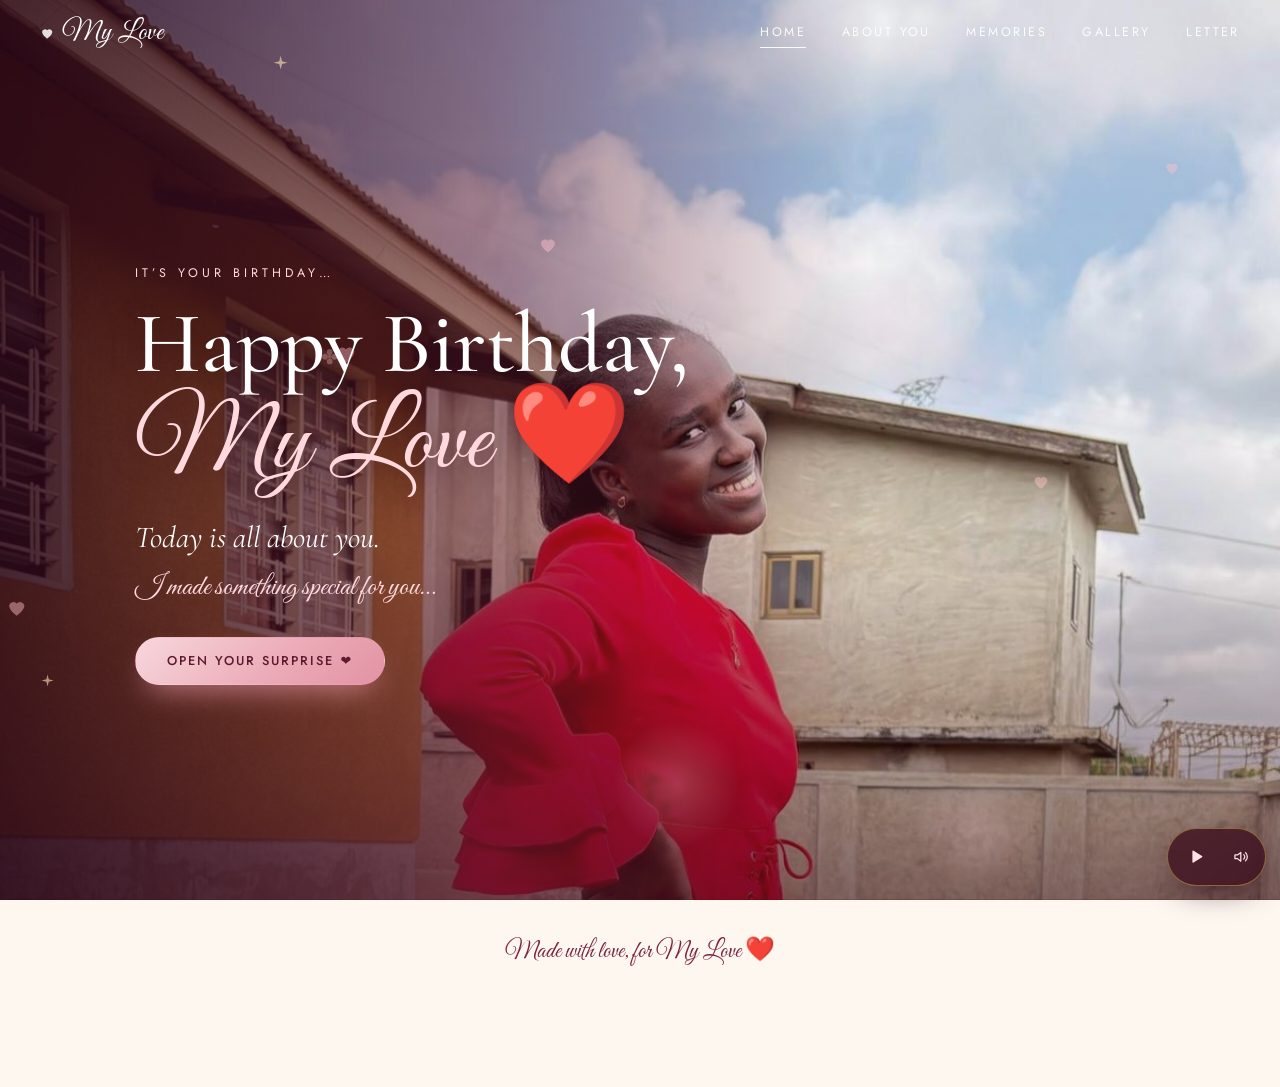
<file: index.html>
<!DOCTYPE html>
<html lang="en">
<head>
  <meta charset="utf-8">
  <meta name="viewport" content="width=device-width, initial-scale=1, viewport-fit=cover">
  <title>Happy Birthday ❤️</title>
  <meta name="description" content="A little birthday surprise, made with love.">
  <meta name="theme-color" content="#5c1a2e">
  <meta name="robots" content="noindex, nofollow"><!-- a private gift: keep it out of search engines -->
  <link rel="icon" href="data:image/svg+xml,%3Csvg xmlns='http://www.w3.org/2000/svg' viewBox='0 0 24 24'%3E%3Cpath fill='%237b2342' d='M12 21s-8.5-5.6-8.5-11.4A4.9 4.9 0 0 1 12 7.2a4.9 4.9 0 0 1 8.5 2.4C20.5 15.4 12 21 12 21z'/%3E%3C/svg%3E">
  <link rel="preconnect" href="https://fonts.googleapis.com">
  <link rel="preconnect" href="https://fonts.gstatic.com" crossorigin>
  <link href="https://fonts.googleapis.com/css2?family=Cormorant+Garamond:ital,wght@0,400;0,500;0,600;1,400;1,500&amp;family=Great+Vibes&amp;family=Jost:wght@300;400;500&amp;display=swap" rel="stylesheet">
  <link rel="stylesheet" href="css/style.css">
  <script>
    /* Runs before first paint so the page never flashes the wrong state. */
    (function (d) {
      d.classList.add('js');
      try { if (sessionStorage.getItem('bdayOpened') === '1') d.classList.add('is-open'); } catch (e) {}
    })(document.documentElement);
  </script>
</head>
<body data-page="home">
  <a class="skip-link" href="#main">Skip to content</a>

  <header class="site-header" id="siteHeader">
    <div class="site-header__inner">
      <a class="brand" href="index.html" aria-label="Home"><svg viewBox="0 0 24 24" aria-hidden="true" focusable="false"><path d="M12 21s-8.5-5.6-8.5-11.4A4.9 4.9 0 0 1 12 7.2a4.9 4.9 0 0 1 8.5 2.4C20.5 15.4 12 21 12 21z"/></svg><span data-name>My Love</span></a>
      <button class="menu-btn" id="menuBtn" type="button" aria-label="Open menu" aria-expanded="false" aria-controls="siteNav"><span></span><span></span></button>
      <nav class="site-nav" id="siteNav" aria-label="Main">
        <ul>
          <li><a href="index.html" aria-current="page">Home</a></li>
          <li><a href="index.html#about">About You</a></li>
          <li><a href="memories.html">Memories</a></li>
          <li><a href="gallery.html">Gallery</a></li>
          <li><a href="letter.html">Letter</a></li>
        </ul>
      </nav>
    </div>
  </header>

  <main id="main" tabindex="-1">

    <!-- ============ HERO · THE BIRTHDAY REVEAL ============ -->
    <section class="hero" id="hero" aria-labelledby="pageTitle">
      <h1 class="sr-only" id="pageTitle">Happy Birthday, <span data-name>My Love</span></h1>
      <!-- ✏️ HERO PHOTO: replace assets/images/hero.jpg with her best photograph -->
      <img class="hero__img" src="assets/images/hero.jpg" width="1200" height="2133" fetchpriority="high"
           alt="Her smiling over her shoulder in a red ruffled top and black trousers, standing on a sunny lawn">
      <div class="hero__shade"></div>
      <div class="ambient" data-ambient="12" aria-hidden="true"></div>

      <!-- Stage 1: before she taps the button -->
      <div class="hero__stage hero__stage--intro" id="heroIntro">
        <p class="eyebrow">It’s your birthday…</p>
        <div class="hero__title" aria-hidden="true">Happy Birthday,
          <span class="name"><span data-name>My Love</span> ❤️</span>
        </div>
        <p class="hero__lead">Today is all about you.</p>
        <p class="hero__sub script">I made something special for you…</p>
        <button class="btn btn--primary" id="openBtn" type="button">Open Your Surprise ❤️</button>
      </div>

      <!-- Stage 2: shown after the button is pressed -->
      <div class="hero__stage hero__stage--reveal" id="heroReveal">
        <p class="eyebrow">Let me celebrate you.</p>
        <!-- ✏️ EDIT HERE: your main birthday message (the first thing she reads after opening) -->
        <h2 class="reveal__title" id="revealTitle" tabindex="-1">Today the world celebrates you — and so do I.</h2>
        <p class="reveal__text">I made this little corner of the internet just for you. Take your time, scroll slowly, and enjoy every part of it.</p>
        <!-- /EDIT -->
        <div class="countdown glass" id="countdown">
          <p class="countdown__label" id="cdLabel">Your special day is almost here…</p>
          <div class="countdown__grid" id="cdGrid" role="timer" aria-label="Time until your birthday">
            <div><span id="cdD">00</span><small>Days</small></div>
            <div><span id="cdH">00</span><small>Hours</small></div>
            <div><span id="cdM">00</span><small>Minutes</small></div>
            <div><span id="cdS">00</span><small>Seconds</small></div>
          </div>
        </div>
        <a class="scroll-hint" href="#about" aria-label="Continue to the next section">
          <svg viewBox="0 0 24 24" aria-hidden="true" focusable="false"><path d="M5 9l7 7 7-7"/></svg>
        </a>
      </div>
    </section>

    <!-- Everything below the hero appears once she has opened the surprise -->
    <div class="home-rest">
      <!-- ============ ABOUT HER ============ -->
      <section class="section about" id="about" aria-labelledby="aboutTitle">
        <div class="ambient" data-ambient="16" aria-hidden="true"></div>
        <div class="container about__grid">
          <figure class="arch reveal">
            <!-- ✏️ ABOUT PHOTO: replace assets/images/photo1.jpg -->
            <img src="assets/images/photo1.jpg" width="960" height="1280" loading="lazy" decoding="async"
                 alt="Her smiling in a white ruffled shirt and striped trousers, leaning against a grey wall">
          </figure>
          <div class="about__text reveal">
            <p class="kicker">Let me celebrate you.</p>
            <h2 id="aboutTitle">The Girl Behind My Smile</h2>
            <div class="divider" aria-hidden="true">♥</div>
            <!-- ✏️✏️ EDIT HERE: write about her in your own words (keep it to one or two short paragraphs) -->
            <p>You are elegant, wise, courageous, caring and beautiful in ways that go far beyond what a picture can capture…</p>
            <p>Being around you makes ordinary days feel softer and brighter. Today is your day, and I want you to know how deeply you are loved.</p>
            <!-- /EDIT -->
            <p class="signature script">— <span data-from>Kobby</span></p>
            <div class="about__cta">
              <a class="btn btn--wine" href="memories.html">See our moments →</a>
            </div>
          </div>
        </div>
      </section>
    </div>
  </main>

  <footer class="site-footer">
    <p class="script">Made with love, for <span data-name>My Love</span> ❤️</p>
  </footer>

  <!-- effects layers + music (shared by every page) -->
  <div class="fx" id="fx" aria-hidden="true"></div>
  <canvas id="confetti" aria-hidden="true"></canvas>

  <div class="music" id="music" role="group" aria-label="Background music">
    <button class="music__toggle" id="musicToggle" type="button" aria-label="Play music" aria-pressed="false">
      <span class="music__ring"></span><span class="music__ring"></span>
      <svg class="i-play" viewBox="0 0 24 24" aria-hidden="true" focusable="false"><path d="M8 5.5v13a1 1 0 0 0 1.5.86l10.5-6.5a1 1 0 0 0 0-1.72L9.5 4.64A1 1 0 0 0 8 5.5z"/></svg>
      <svg class="i-pause" viewBox="0 0 24 24" aria-hidden="true" focusable="false"><rect x="6" y="5" width="4.2" height="14" rx="1.2"/><rect x="13.8" y="5" width="4.2" height="14" rx="1.2"/></svg>
    </button>
    <button class="music__mute" id="musicMute" type="button" aria-label="Mute music" aria-pressed="false">
      <svg class="i-vol" viewBox="0 0 24 24" aria-hidden="true" focusable="false"><path d="M4 9.5v5h3.5l4.5 3.5V6L7.5 9.5H4z"/><path d="M16 9a4 4 0 0 1 0 6M18.5 6.5a7.5 7.5 0 0 1 0 11"/></svg>
      <svg class="i-mute" viewBox="0 0 24 24" aria-hidden="true" focusable="false"><path d="M4 9.5v5h3.5l4.5 3.5V6L7.5 9.5H4z"/><path d="M16 9.5l5 5M21 9.5l-5 5"/></svg>
    </button>
  </div>

  <script src="js/script.js" defer></script>
</body>
</html>
</file>
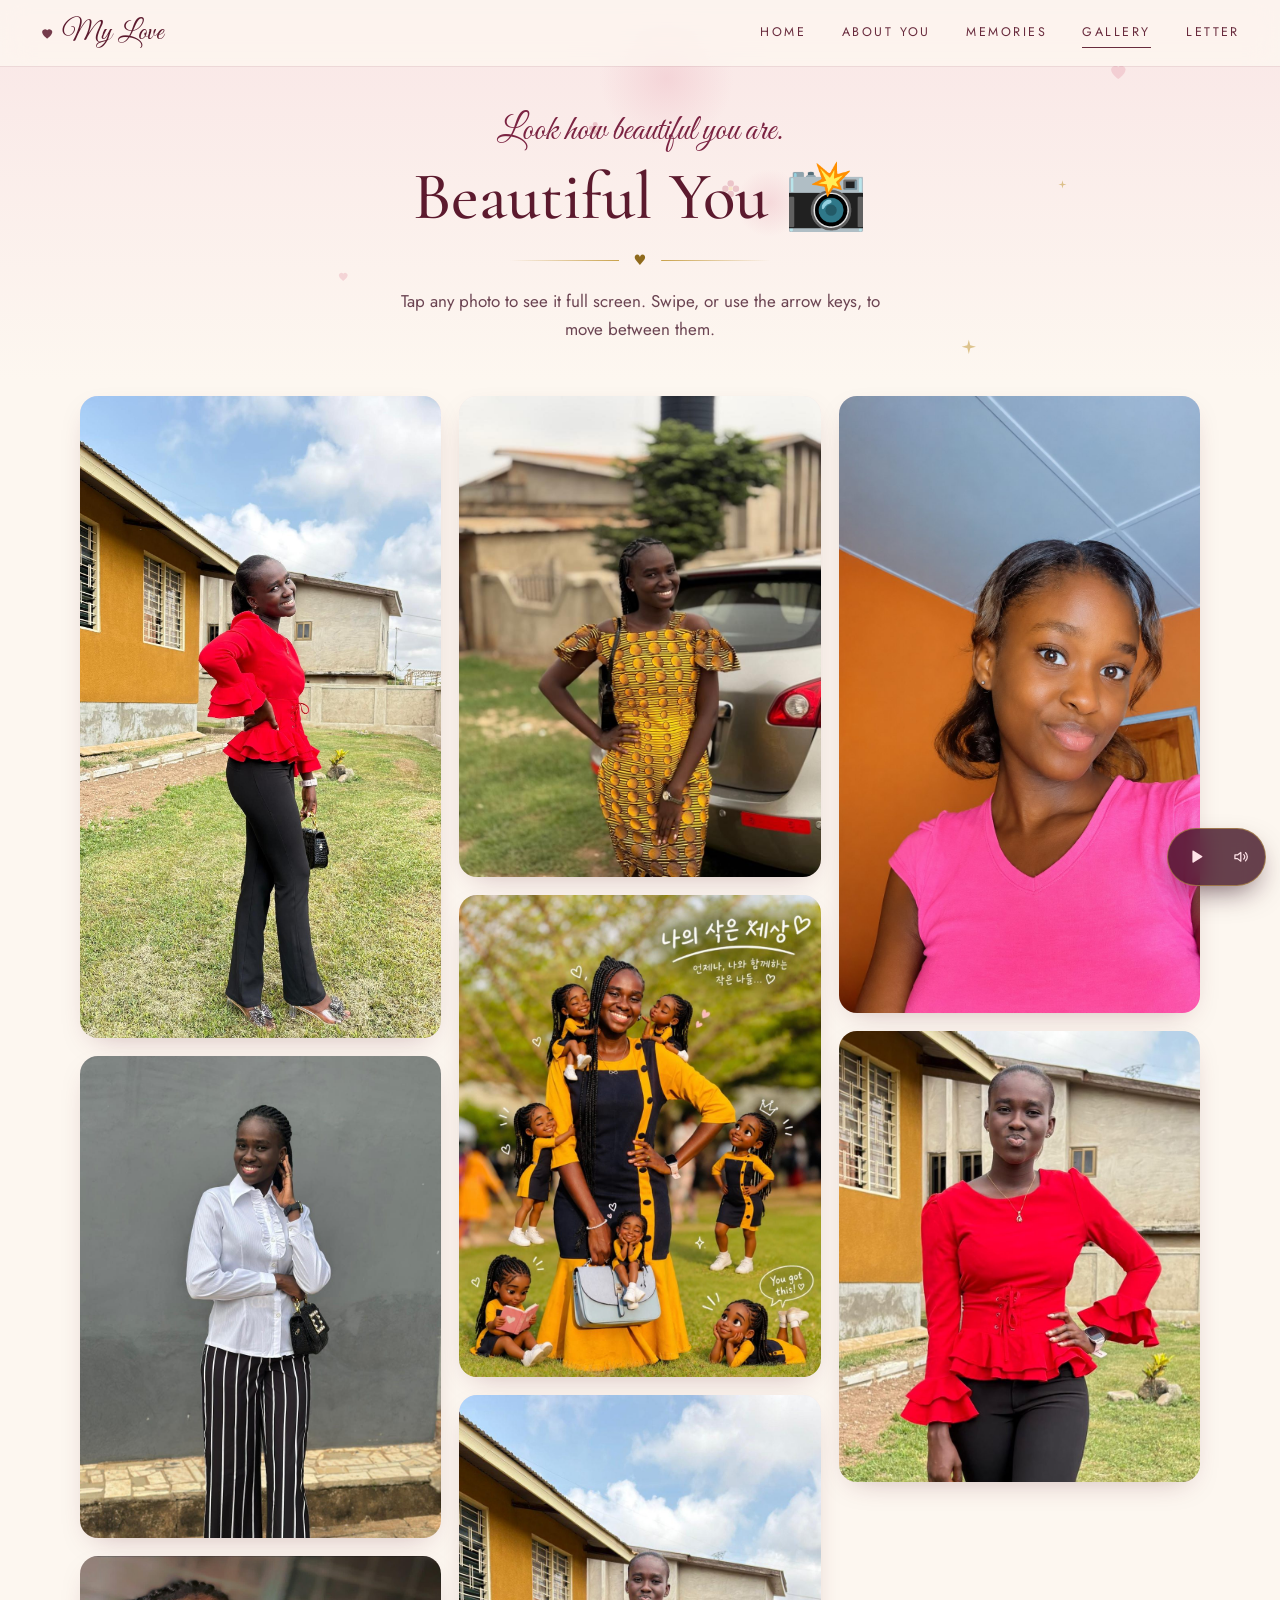
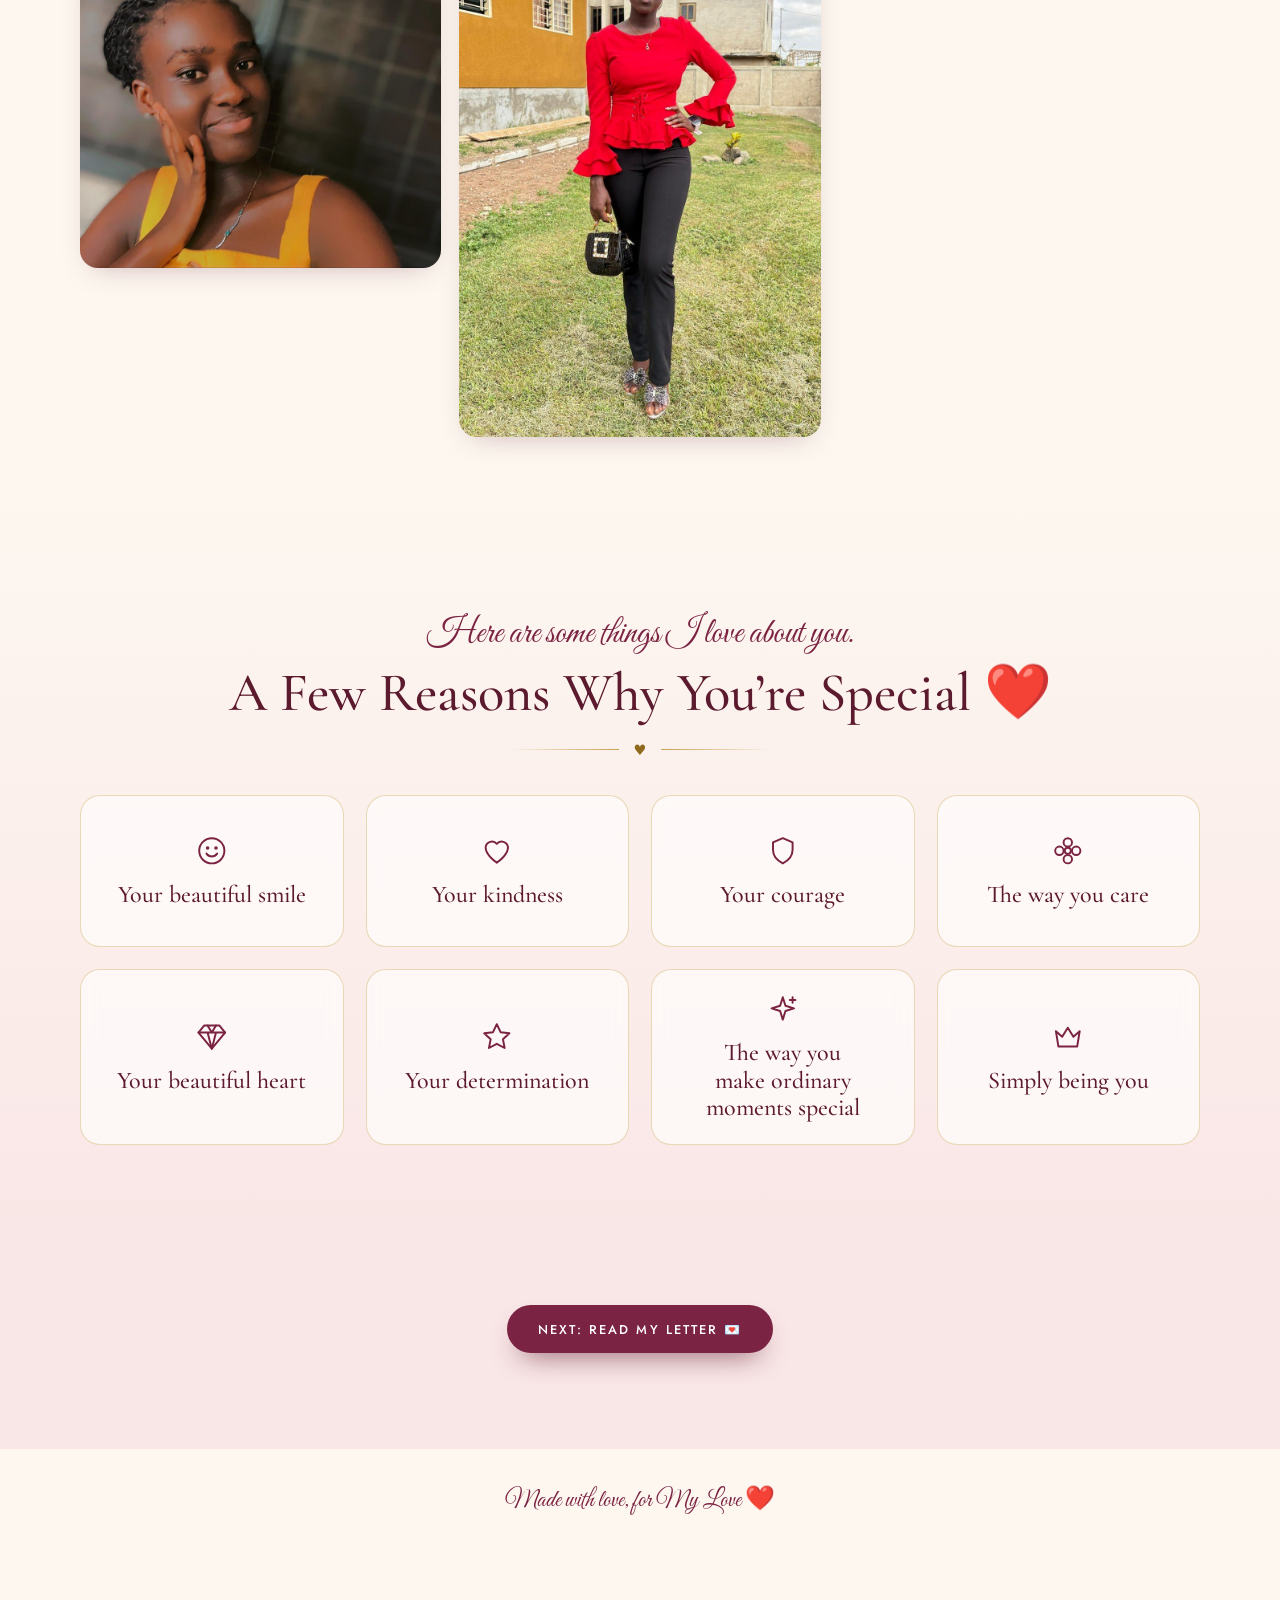
<file: gallery.html>
<!DOCTYPE html>
<html lang="en">
<head>
  <meta charset="utf-8">
  <meta name="viewport" content="width=device-width, initial-scale=1, viewport-fit=cover">
  <title>Beautiful You 📸</title>
  <meta name="description" content="A gallery of beautiful moments, and a few reasons you’re special.">
  <meta name="theme-color" content="#5c1a2e">
  <meta name="robots" content="noindex, nofollow"><!-- a private gift: keep it out of search engines -->
  <link rel="icon" href="data:image/svg+xml,%3Csvg xmlns='http://www.w3.org/2000/svg' viewBox='0 0 24 24'%3E%3Cpath fill='%237b2342' d='M12 21s-8.5-5.6-8.5-11.4A4.9 4.9 0 0 1 12 7.2a4.9 4.9 0 0 1 8.5 2.4C20.5 15.4 12 21 12 21z'/%3E%3C/svg%3E">
  <link rel="preconnect" href="https://fonts.googleapis.com">
  <link rel="preconnect" href="https://fonts.gstatic.com" crossorigin>
  <link href="https://fonts.googleapis.com/css2?family=Cormorant+Garamond:ital,wght@0,400;0,500;0,600;1,400;1,500&amp;family=Great+Vibes&amp;family=Jost:wght@300;400;500&amp;display=swap" rel="stylesheet">
  <link rel="stylesheet" href="css/style.css">
  <script>
    /* Runs before first paint so the page never flashes the wrong state. */
    (function (d) {
      d.classList.add('js');
      try { if (sessionStorage.getItem('bdayOpened') === '1') d.classList.add('is-open'); } catch (e) {}
    })(document.documentElement);
  </script>
</head>
<body data-page="gallery">
  <a class="skip-link" href="#main">Skip to content</a>

  <header class="site-header" id="siteHeader">
    <div class="site-header__inner">
      <a class="brand" href="index.html" aria-label="Home"><svg viewBox="0 0 24 24" aria-hidden="true" focusable="false"><path d="M12 21s-8.5-5.6-8.5-11.4A4.9 4.9 0 0 1 12 7.2a4.9 4.9 0 0 1 8.5 2.4C20.5 15.4 12 21 12 21z"/></svg><span data-name>My Love</span></a>
      <button class="menu-btn" id="menuBtn" type="button" aria-label="Open menu" aria-expanded="false" aria-controls="siteNav"><span></span><span></span></button>
      <nav class="site-nav" id="siteNav" aria-label="Main">
        <ul>
          <li><a href="index.html">Home</a></li>
          <li><a href="index.html#about">About You</a></li>
          <li><a href="memories.html">Memories</a></li>
          <li><a href="gallery.html" aria-current="page">Gallery</a></li>
          <li><a href="letter.html">Letter</a></li>
        </ul>
      </nav>
    </div>
  </header>

  <main id="main" tabindex="-1">

    <section class="page-head" aria-labelledby="pageTitle">
      <div class="ambient" data-ambient="8" aria-hidden="true"></div>
      <div class="container">
        <p class="kicker">Look how beautiful you are.</p>
        <h1 id="pageTitle">Beautiful You 📸</h1>
        <div class="divider" aria-hidden="true">♥</div>
        <p class="lead">Tap any photo to see it full screen. Swipe, or use the arrow keys, to move between them.</p>
      </div>
    </section>

    <section class="container" aria-label="Photo gallery">
      <!-- ✏️ EDIT HERE: each <figure> is one photo.
           • photo   → change src="assets/images/..." (and the alt text)
           • caption → the text inside <figcaption> (shown in the full-screen viewer)
           Add more photos by copying a whole <figure>…</figure> block. 8–15 photos looks best. -->
      <div class="gallery">
      <figure class="g-item reveal">
        <button class="g-open" type="button" aria-label="Open photo in full screen">
          <img src="assets/images/hero.jpg" width="1200" height="2133" loading="lazy" decoding="async" alt="Her smiling over her shoulder in a red ruffled top and black trousers, standing on a sunny lawn">
        </button>
        <figcaption>That smile ❤️</figcaption>
      </figure>
      <figure class="g-item reveal">
        <button class="g-open" type="button" aria-label="Open photo in full screen">
          <img src="assets/images/photo1.jpg" width="960" height="1280" loading="lazy" decoding="async" alt="Her smiling in a white ruffled shirt and striped trousers, leaning against a grey wall">
        </button>
        <figcaption>Simply beautiful.</figcaption>
      </figure>
      <figure class="g-item reveal">
        <button class="g-open" type="button" aria-label="Open photo in full screen">
          <img src="assets/images/photo3.jpg" width="1100" height="950" loading="lazy" decoding="async" alt="Close-up of her smiling softly with a hand resting against her cheek, wearing a yellow top">
        </button>
        <figcaption>One of my favourite pictures of you.</figcaption>
      </figure>
      <figure class="g-item reveal">
        <button class="g-open" type="button" aria-label="Open photo in full screen">
          <img src="assets/images/photo2.jpg" width="810" height="1080" loading="lazy" decoding="async" alt="Her in a yellow African-print dress, hand on hip, smiling beside a car">
        </button>
        <figcaption>You didn’t even know how beautiful you looked here.</figcaption>
      </figure>
      <figure class="g-item reveal">
        <button class="g-open" type="button" aria-label="Open photo in full screen">
          <img src="assets/images/photo5.jpg" width="960" height="1280" loading="lazy" decoding="async" alt="A playful illustrated portrait of her surrounded by tiny cartoon versions of herself, with handwritten text meaning “my little world”">
        </button>
        <figcaption>Your little world ✨</figcaption>
      </figure>
      <figure class="g-item reveal">
        <button class="g-open" type="button" aria-label="Open photo in full screen">
          <img src="assets/images/photo4.jpg" width="900" height="1600" loading="lazy" decoding="async" alt="Her in a red ruffled top and black trousers, pouting playfully with a hand on her hip">
        </button>
        <figcaption>Effortless.</figcaption>
      </figure>
      <figure class="g-item reveal">
        <button class="g-open" type="button" aria-label="Open photo in full screen">
          <img src="assets/images/photo6.jpg" width="900" height="1537" loading="lazy" decoding="async" alt="A selfie of her in a bright pink top with a calm, gentle smile in front of an orange wall">
        </button>
        <figcaption>That gentle look.</figcaption>
      </figure>
      <figure class="g-item reveal">
        <button class="g-open" type="button" aria-label="Open photo in full screen">
          <img src="assets/images/photo7.jpg" width="900" height="1125" loading="lazy" decoding="async" alt="Close-up of her in a red ruffled top with a hand on her hip and a calm, confident look">
        </button>
        <figcaption>Pure elegance.</figcaption>
      </figure>
      </div>
    </section>

    <!-- ============ REASONS ============ -->
    <section class="section reasons" aria-labelledby="reasonsTitle">
      <div class="container">
        <div class="reasons__head reveal">
          <p class="kicker">Here are some things I love about you.</p>
          <h2 id="reasonsTitle">A Few Reasons Why You’re Special ❤️</h2>
          <div class="divider" aria-hidden="true">♥</div>
        </div>
        <!-- ✏️ EDIT HERE: each <li> is one card. Change the <h3> text; copy a block to add more (6–10 cards works well).
             Icons available in this file: smile, heart, shield, flower, gem, star, sparkle, crown — copy the <svg> from any card. -->
        <ul class="reasons__grid">
        <li class="reason reveal">
          <svg viewBox="0 0 24 24" aria-hidden="true" focusable="false"><circle cx="12" cy="12" r="9"/><path d="M8.2 14a4.6 4.6 0 0 0 7.6 0"/><circle cx="9" cy="10" r=".6"/><circle cx="15" cy="10" r=".6"/></svg>
          <h3>Your beautiful smile</h3>
        </li>
        <li class="reason reveal">
          <svg viewBox="0 0 24 24" aria-hidden="true" focusable="false"><path d="M12 20.5s-8-5.2-8-11A4.6 4.6 0 0 1 12 7a4.6 4.6 0 0 1 8 2.5c0 5.8-8 11-8 11z"/></svg>
          <h3>Your kindness</h3>
        </li>
        <li class="reason reveal">
          <svg viewBox="0 0 24 24" aria-hidden="true" focusable="false"><path d="M12 3l7 3v5.3c0 4.6-3 7.7-7 9.7-4-2-7-5.100-7-9.700V6z"/></svg>
          <h3>Your courage</h3>
        </li>
        <li class="reason reveal">
          <svg viewBox="0 0 24 24" aria-hidden="true" focusable="false"><circle cx="12" cy="12" r="2.2"/><circle cx="12" cy="6" r="3"/><circle cx="12" cy="18" r="3"/><circle cx="6" cy="12" r="3"/><circle cx="18" cy="12" r="3"/></svg>
          <h3>The way you care</h3>
        </li>
        <li class="reason reveal">
          <svg viewBox="0 0 24 24" aria-hidden="true" focusable="false"><path d="M6.5 4h11l4 5-9.500 11.500L2.500 9z"/><path d="M2.500 9h19M9 4l3 5 3-5M12 20.500L9 9m3 11.500L15 9"/></svg>
          <h3>Your beautiful heart</h3>
        </li>
        <li class="reason reveal">
          <svg viewBox="0 0 24 24" aria-hidden="true" focusable="false"><path d="M12 3l2.700 5.700 6.300.8-4.600 4.300 1.200 6.200L12 17l-5.600 3 1.200-6.200L3 9.500l6.300-.8z"/></svg>
          <h3>Your determination</h3>
        </li>
        <li class="reason reveal">
          <svg viewBox="0 0 24 24" aria-hidden="true" focusable="false"><path d="M12 3l1.900 6.100L20 11l-6.100 1.900L12 19l-1.900-6.100L4 11l6.100-1.900z"/><path d="M19 3v4M17 5h4"/></svg>
          <h3>The way you make ordinary moments special</h3>
        </li>
        <li class="reason reveal">
          <svg viewBox="0 0 24 24" aria-hidden="true" focusable="false"><path d="M3.500 8l4.500 4 4-6.500 4 6.500 4.500-4-1.800 11H5.300z"/></svg>
          <h3>Simply being you</h3>
        </li>
        </ul>
      </div>
    </section>

    <p class="next-link" style="background:var(--blush);margin:0;padding-top:2.5rem"><a class="btn btn--wine" href="letter.html">Next: Read my letter 💌</a></p>
  </main>

  <footer class="site-footer">
    <p class="script">Made with love, for <span data-name>My Love</span> ❤️</p>
  </footer>

  <!-- effects layers + music (shared by every page) -->
  <div class="fx" id="fx" aria-hidden="true"></div>
  <canvas id="confetti" aria-hidden="true"></canvas>

  <div class="music" id="music" role="group" aria-label="Background music">
    <button class="music__toggle" id="musicToggle" type="button" aria-label="Play music" aria-pressed="false">
      <span class="music__ring"></span><span class="music__ring"></span>
      <svg class="i-play" viewBox="0 0 24 24" aria-hidden="true" focusable="false"><path d="M8 5.5v13a1 1 0 0 0 1.5.86l10.5-6.5a1 1 0 0 0 0-1.72L9.5 4.64A1 1 0 0 0 8 5.5z"/></svg>
      <svg class="i-pause" viewBox="0 0 24 24" aria-hidden="true" focusable="false"><rect x="6" y="5" width="4.2" height="14" rx="1.2"/><rect x="13.8" y="5" width="4.2" height="14" rx="1.2"/></svg>
    </button>
    <button class="music__mute" id="musicMute" type="button" aria-label="Mute music" aria-pressed="false">
      <svg class="i-vol" viewBox="0 0 24 24" aria-hidden="true" focusable="false"><path d="M4 9.5v5h3.5l4.5 3.5V6L7.5 9.5H4z"/><path d="M16 9a4 4 0 0 1 0 6M18.5 6.5a7.5 7.5 0 0 1 0 11"/></svg>
      <svg class="i-mute" viewBox="0 0 24 24" aria-hidden="true" focusable="false"><path d="M4 9.5v5h3.5l4.5 3.5V6L7.5 9.5H4z"/><path d="M16 9.5l5 5M21 9.5l-5 5"/></svg>
    </button>
  </div>

  <script src="js/script.js" defer></script>
</body>
</html>
</file>
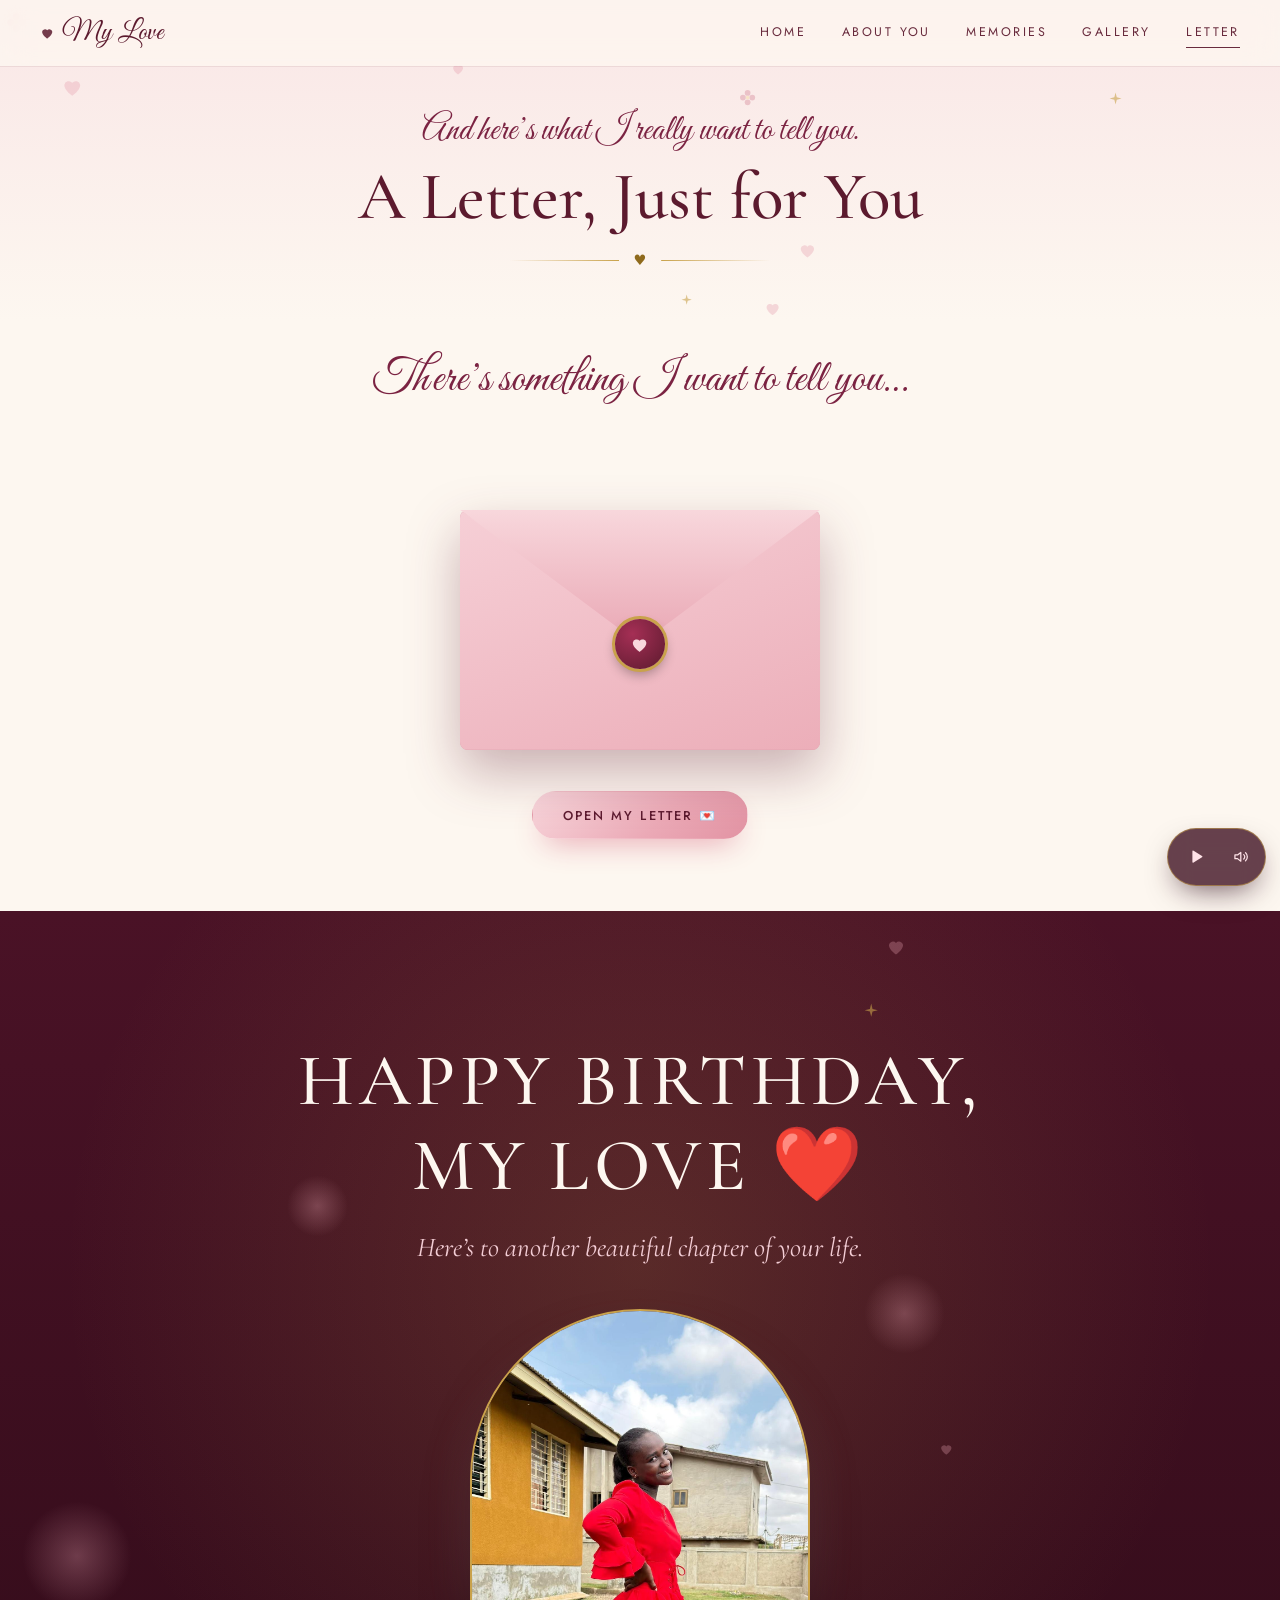
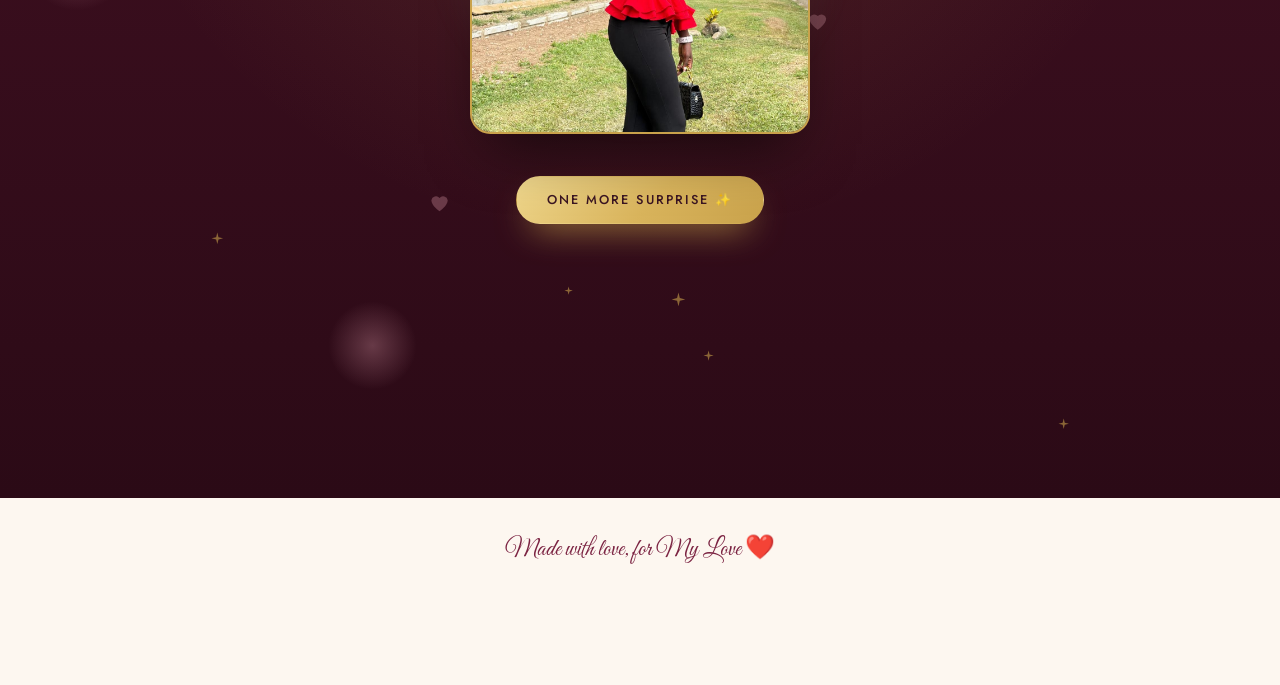
<file: letter.html>
<!DOCTYPE html>
<html lang="en">
<head>
  <meta charset="utf-8">
  <meta name="viewport" content="width=device-width, initial-scale=1, viewport-fit=cover">
  <title>A Letter For You 💌</title>
  <meta name="description" content="A letter, just for you.">
  <meta name="theme-color" content="#5c1a2e">
  <meta name="robots" content="noindex, nofollow"><!-- a private gift: keep it out of search engines -->
  <link rel="icon" href="data:image/svg+xml,%3Csvg xmlns='http://www.w3.org/2000/svg' viewBox='0 0 24 24'%3E%3Cpath fill='%237b2342' d='M12 21s-8.5-5.6-8.5-11.4A4.9 4.9 0 0 1 12 7.2a4.9 4.9 0 0 1 8.5 2.4C20.5 15.4 12 21 12 21z'/%3E%3C/svg%3E">
  <link rel="preconnect" href="https://fonts.googleapis.com">
  <link rel="preconnect" href="https://fonts.gstatic.com" crossorigin>
  <link href="https://fonts.googleapis.com/css2?family=Cormorant+Garamond:ital,wght@0,400;0,500;0,600;1,400;1,500&amp;family=Great+Vibes&amp;family=Jost:wght@300;400;500&amp;display=swap" rel="stylesheet">
  <link rel="stylesheet" href="css/style.css">
  <script>
    /* Runs before first paint so the page never flashes the wrong state. */
    (function (d) {
      d.classList.add('js');
      try { if (sessionStorage.getItem('bdayOpened') === '1') d.classList.add('is-open'); } catch (e) {}
    })(document.documentElement);
  </script>
</head>
<body data-page="letter">
  <a class="skip-link" href="#main">Skip to content</a>

  <header class="site-header" id="siteHeader">
    <div class="site-header__inner">
      <a class="brand" href="index.html" aria-label="Home"><svg viewBox="0 0 24 24" aria-hidden="true" focusable="false"><path d="M12 21s-8.5-5.6-8.5-11.4A4.9 4.9 0 0 1 12 7.2a4.9 4.9 0 0 1 8.5 2.4C20.5 15.4 12 21 12 21z"/></svg><span data-name>My Love</span></a>
      <button class="menu-btn" id="menuBtn" type="button" aria-label="Open menu" aria-expanded="false" aria-controls="siteNav"><span></span><span></span></button>
      <nav class="site-nav" id="siteNav" aria-label="Main">
        <ul>
          <li><a href="index.html">Home</a></li>
          <li><a href="index.html#about">About You</a></li>
          <li><a href="memories.html">Memories</a></li>
          <li><a href="gallery.html">Gallery</a></li>
          <li><a href="letter.html" aria-current="page">Letter</a></li>
        </ul>
      </nav>
    </div>
  </header>

  <main id="main" tabindex="-1">

    <section class="page-head" aria-labelledby="pageTitle">
      <div class="ambient" data-ambient="8" aria-hidden="true"></div>
      <div class="container">
        <p class="kicker">And here’s what I really want to tell you.</p>
        <h1 id="pageTitle">A Letter, Just for You</h1>
        <div class="divider" aria-hidden="true">♥</div>
      </div>
    </section>

    <section class="letter-stage container" aria-label="Love letter">
      <div class="envelope-wrap" id="envelopeWrap">
        <p class="letter-prompt script">There’s something I want to tell you…</p>
        <div class="envelope" id="envelope" aria-hidden="true">
          <div class="envelope__back"></div>
          <div class="envelope__letter"></div>
          <div class="envelope__front"></div>
          <div class="envelope__flap"></div>
          <div class="envelope__seal"><svg viewBox="0 0 24 24" aria-hidden="true" focusable="false"><path d="M12 21s-8.5-5.6-8.5-11.4A4.9 4.9 0 0 1 12 7.2a4.9 4.9 0 0 1 8.5 2.4C20.5 15.4 12 21 12 21z"/></svg></div>
        </div>
        <button class="btn btn--primary" id="openLetterBtn" type="button" aria-expanded="false" aria-controls="letterPaper">Open My Letter 💌</button>
      </div>

      <article class="letter-paper paper" id="letterPaper" tabindex="-1" aria-label="Your letter" hidden>
        <!-- ✏️✏️✏️ EDIT YOUR LETTER HERE ✏️✏️✏️
             Your personal letter. Edit the text below any time.
             • Each <p> is one paragraph (keep the class names on the greeting / closing / sign-off).
             • Add or remove <p> lines freely.  It is revealed word by word when she opens the letter. -->
        <div class="letter__body" id="letterBody">
          <p class="letter__greeting" style="font-size:1.3em;line-height:1.3">Happy birthday to the most beautiful woman in my life ❤️🎂🥰</p>
          <p>I’m genuinely grateful that life brought you into mine. You’re beautiful, caring, wise, courageous, and you have such a beautiful heart. I hope this new chapter brings you genuine happiness, peace, growth, and everything your heart has been praying for.</p>
          <p>I want you to know that you’re deeply appreciated, loved, and cherished, my queen 👸❤️. I’ll always be grateful for every conversation, every laugh, every little moment, and every memory we’re creating together. ❤️</p>
          <p>May this year be your best one yet. Keep shining, keep being the amazing woman you are, and never forget how special you are to me.</p>
          <p class="letter__closing">Happy birthday, my love. ❤️🎉🎂 I’m so happy I get to celebrate you today. 🥹❤️</p>
          <p class="letter__sign script">Forever yours, <span data-from>Kobby</span></p>
        </div>
        <!-- /EDIT YOUR LETTER -->
      </article>
    </section>

    <!-- ============ FINALE ============ -->
    <section class="finale" id="finale" aria-labelledby="finaleTitle">
      <div class="ambient" data-ambient="14" aria-hidden="true"></div>
      <div class="container finale__inner">
        <h2 class="finale__title" id="finaleTitle">Happy Birthday, <span data-name>My Love</span> ❤️</h2>
        <p class="finale__sub">Here’s to another beautiful chapter of your life.</p>
        <figure class="finale__photo reveal">
          <!-- ✏️ FINALE PHOTO: her best photograph (assets/images/hero.jpg by default) -->
          <img src="assets/images/hero.jpg" width="1200" height="2133" loading="lazy" decoding="async"
               alt="Her smiling over her shoulder in a red ruffled top, standing on a sunny lawn">
        </figure>
        <button class="btn btn--gold" id="finaleBtn" type="button">One More Surprise ✨</button>
        <!-- ✏️ EDIT the final message in data-message -->
        <p class="finale__msg" id="finaleMsg" aria-live="polite" data-message="I hope you know just how special you are to me. ❤️"></p>
      </div>
    </section>
  </main>

  <footer class="site-footer">
    <p class="script">Made with love, for <span data-name>My Love</span> ❤️</p>
  </footer>

  <!-- effects layers + music (shared by every page) -->
  <div class="fx" id="fx" aria-hidden="true"></div>
  <canvas id="confetti" aria-hidden="true"></canvas>

  <div class="music" id="music" role="group" aria-label="Background music">
    <button class="music__toggle" id="musicToggle" type="button" aria-label="Play music" aria-pressed="false">
      <span class="music__ring"></span><span class="music__ring"></span>
      <svg class="i-play" viewBox="0 0 24 24" aria-hidden="true" focusable="false"><path d="M8 5.5v13a1 1 0 0 0 1.5.86l10.5-6.5a1 1 0 0 0 0-1.72L9.5 4.64A1 1 0 0 0 8 5.5z"/></svg>
      <svg class="i-pause" viewBox="0 0 24 24" aria-hidden="true" focusable="false"><rect x="6" y="5" width="4.2" height="14" rx="1.2"/><rect x="13.8" y="5" width="4.2" height="14" rx="1.2"/></svg>
    </button>
    <button class="music__mute" id="musicMute" type="button" aria-label="Mute music" aria-pressed="false">
      <svg class="i-vol" viewBox="0 0 24 24" aria-hidden="true" focusable="false"><path d="M4 9.5v5h3.5l4.5 3.5V6L7.5 9.5H4z"/><path d="M16 9a4 4 0 0 1 0 6M18.5 6.5a7.5 7.5 0 0 1 0 11"/></svg>
      <svg class="i-mute" viewBox="0 0 24 24" aria-hidden="true" focusable="false"><path d="M4 9.5v5h3.5l4.5 3.5V6L7.5 9.5H4z"/><path d="M16 9.5l5 5M21 9.5l-5 5"/></svg>
    </button>
  </div>

  <script src="js/script.js" defer></script>
</body>
</html>
</file>
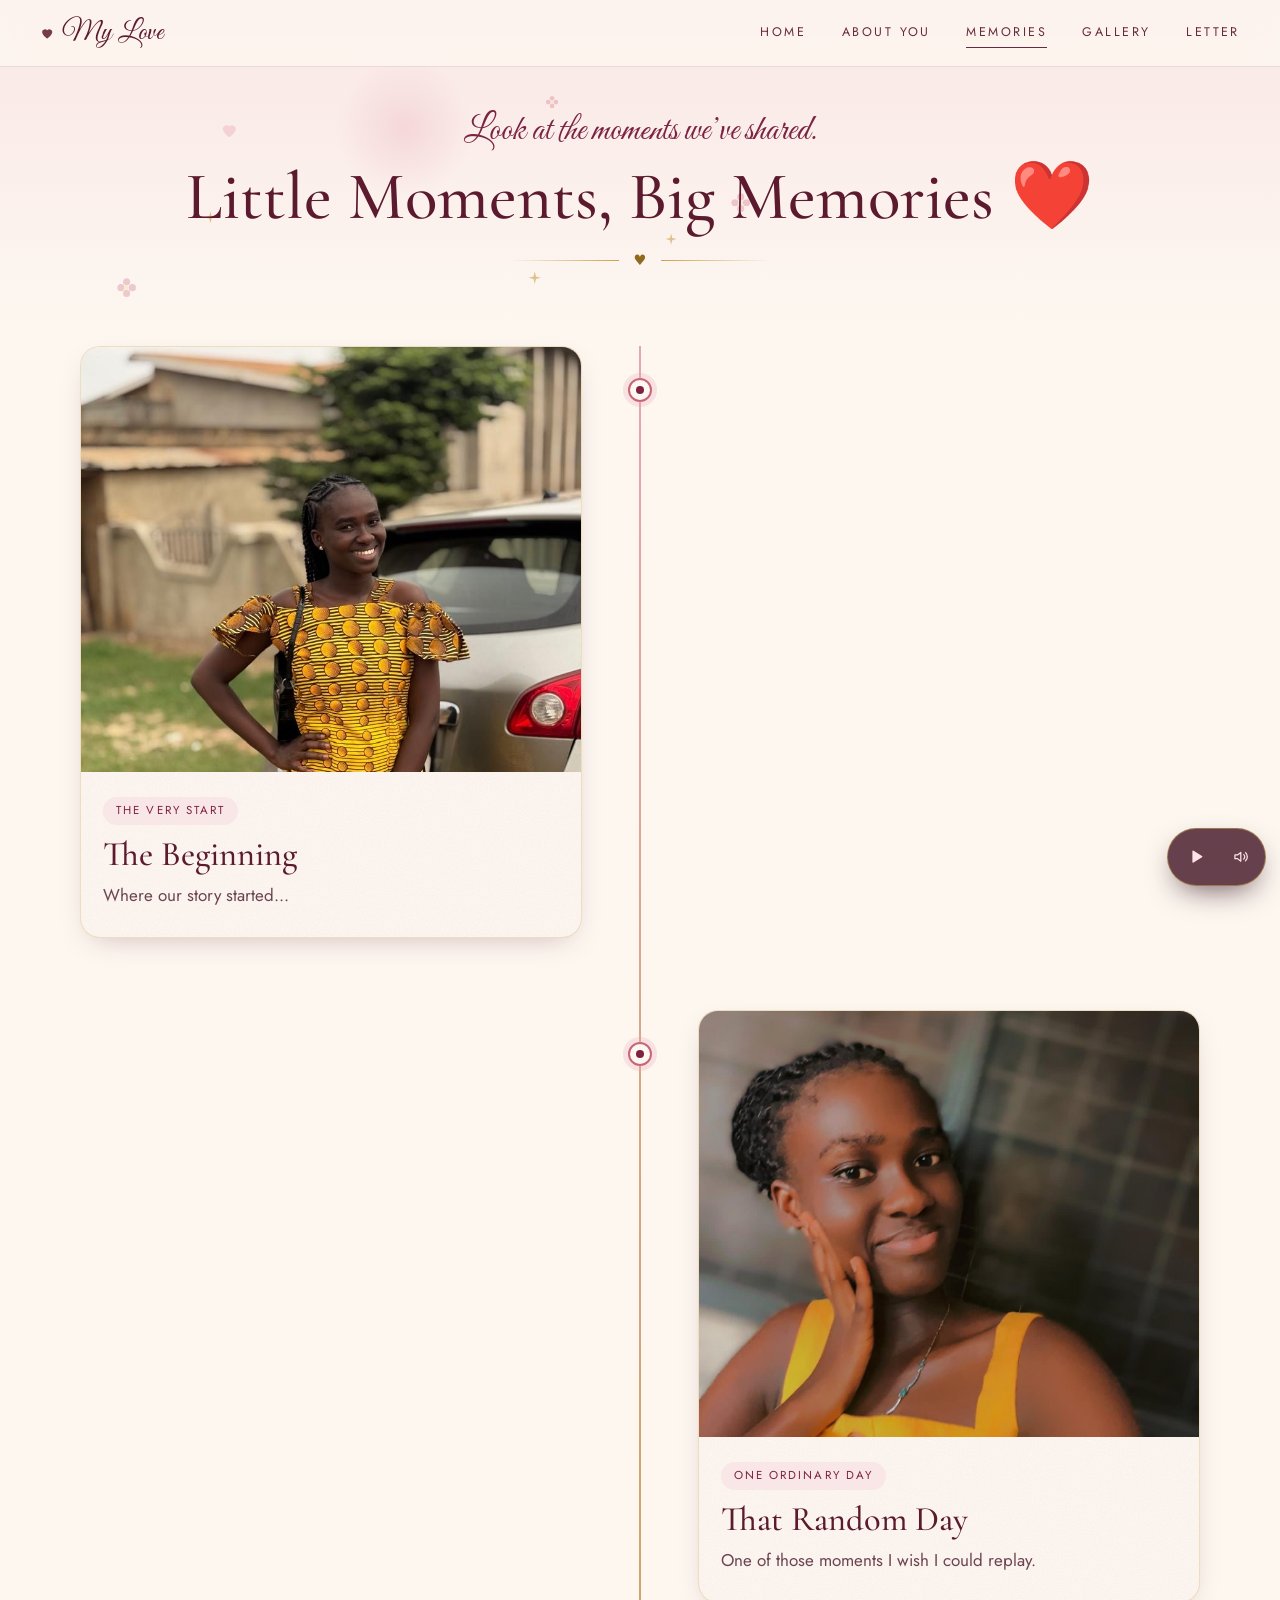
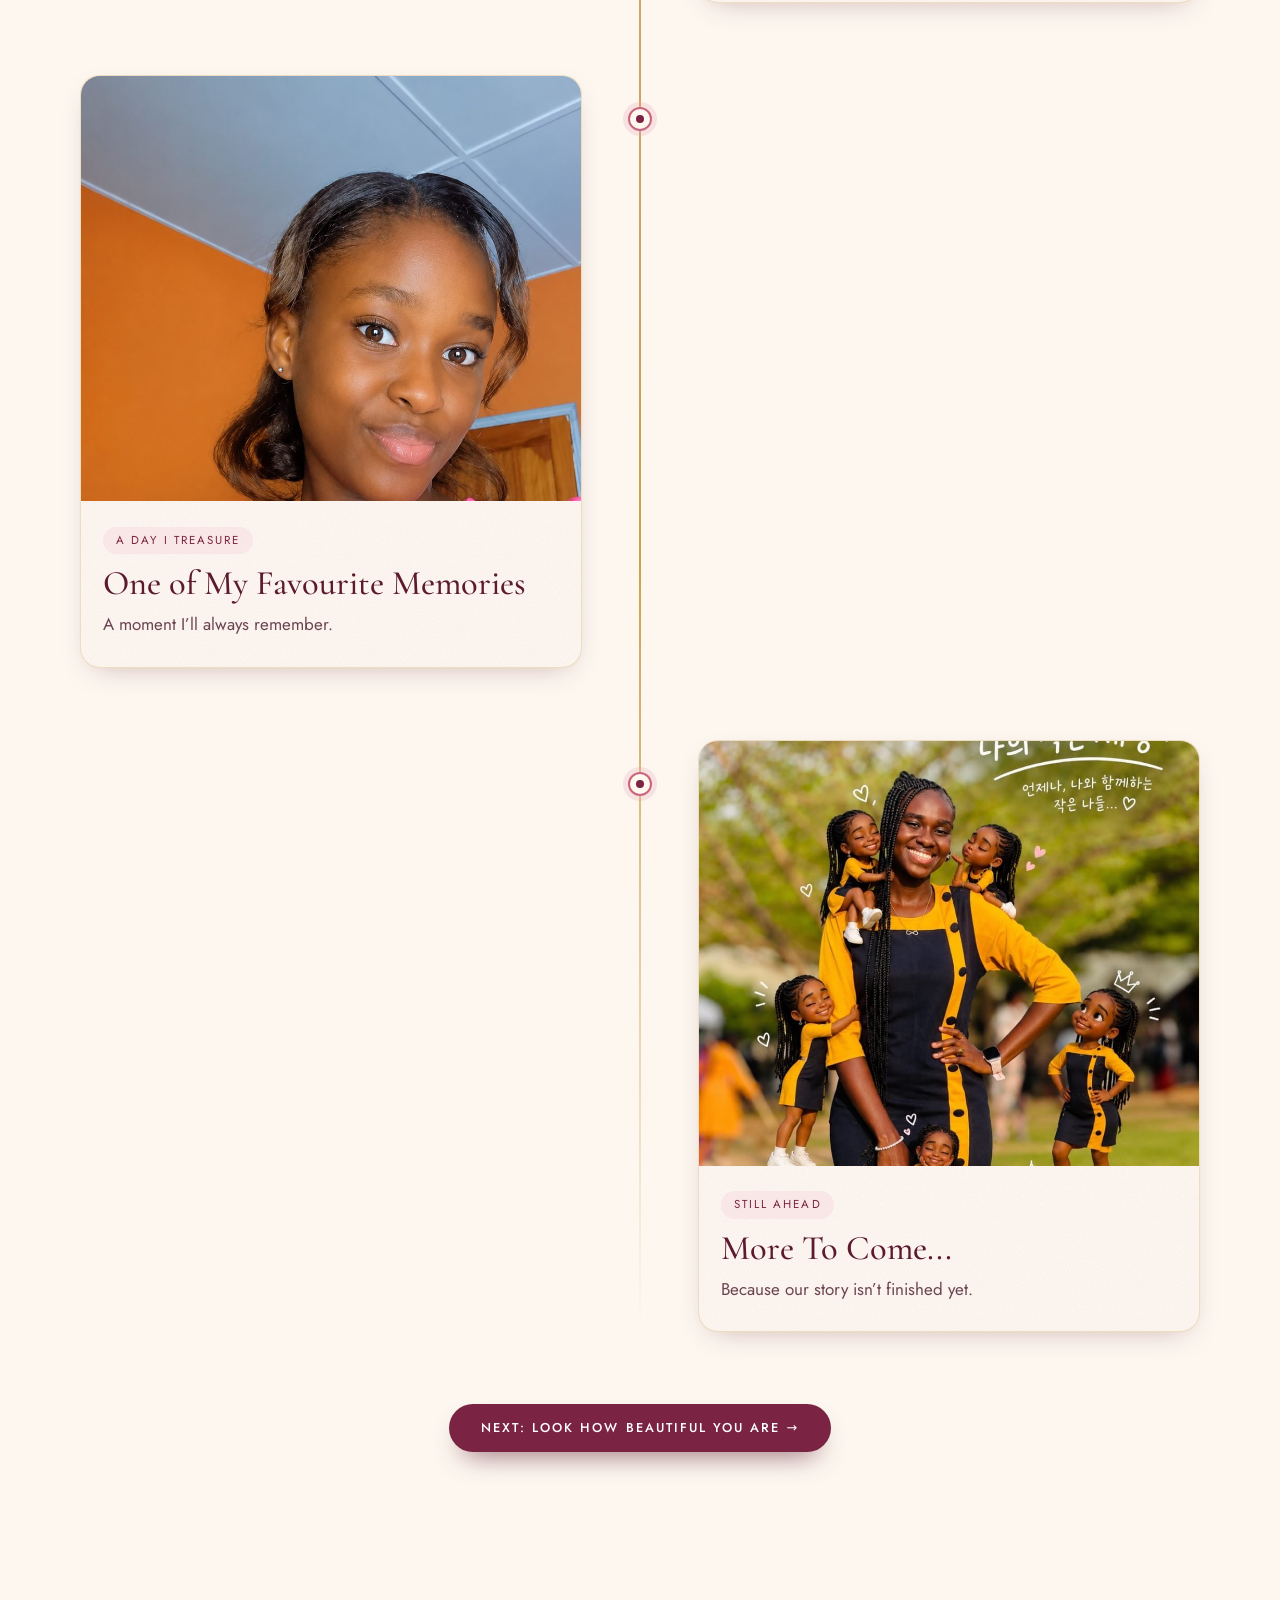
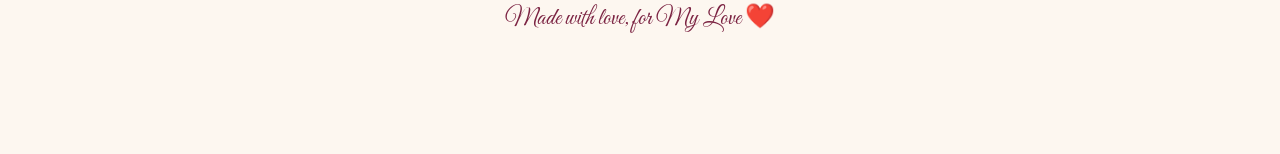
<file: memories.html>
<!DOCTYPE html>
<html lang="en">
<head>
  <meta charset="utf-8">
  <meta name="viewport" content="width=device-width, initial-scale=1, viewport-fit=cover">
  <title>Our Memories ❤️</title>
  <meta name="description" content="Little moments, big memories.">
  <meta name="theme-color" content="#5c1a2e">
  <meta name="robots" content="noindex, nofollow"><!-- a private gift: keep it out of search engines -->
  <link rel="icon" href="data:image/svg+xml,%3Csvg xmlns='http://www.w3.org/2000/svg' viewBox='0 0 24 24'%3E%3Cpath fill='%237b2342' d='M12 21s-8.5-5.6-8.5-11.4A4.9 4.9 0 0 1 12 7.2a4.9 4.9 0 0 1 8.5 2.4C20.5 15.4 12 21 12 21z'/%3E%3C/svg%3E">
  <link rel="preconnect" href="https://fonts.googleapis.com">
  <link rel="preconnect" href="https://fonts.gstatic.com" crossorigin>
  <link href="https://fonts.googleapis.com/css2?family=Cormorant+Garamond:ital,wght@0,400;0,500;0,600;1,400;1,500&amp;family=Great+Vibes&amp;family=Jost:wght@300;400;500&amp;display=swap" rel="stylesheet">
  <link rel="stylesheet" href="css/style.css">
  <script>
    /* Runs before first paint so the page never flashes the wrong state. */
    (function (d) {
      d.classList.add('js');
      try { if (sessionStorage.getItem('bdayOpened') === '1') d.classList.add('is-open'); } catch (e) {}
    })(document.documentElement);
  </script>
</head>
<body data-page="memories">
  <a class="skip-link" href="#main">Skip to content</a>

  <header class="site-header" id="siteHeader">
    <div class="site-header__inner">
      <a class="brand" href="index.html" aria-label="Home"><svg viewBox="0 0 24 24" aria-hidden="true" focusable="false"><path d="M12 21s-8.5-5.6-8.5-11.4A4.9 4.9 0 0 1 12 7.2a4.9 4.9 0 0 1 8.5 2.4C20.5 15.4 12 21 12 21z"/></svg><span data-name>My Love</span></a>
      <button class="menu-btn" id="menuBtn" type="button" aria-label="Open menu" aria-expanded="false" aria-controls="siteNav"><span></span><span></span></button>
      <nav class="site-nav" id="siteNav" aria-label="Main">
        <ul>
          <li><a href="index.html">Home</a></li>
          <li><a href="index.html#about">About You</a></li>
          <li><a href="memories.html" aria-current="page">Memories</a></li>
          <li><a href="gallery.html">Gallery</a></li>
          <li><a href="letter.html">Letter</a></li>
        </ul>
      </nav>
    </div>
  </header>

  <main id="main" tabindex="-1">

    <section class="page-head" aria-labelledby="pageTitle">
      <div class="ambient" data-ambient="8" aria-hidden="true"></div>
      <div class="container">
        <p class="kicker">Look at the moments we’ve shared.</p>
        <h1 id="pageTitle">Little Moments, Big Memories ❤️</h1>
        <div class="divider" aria-hidden="true">♥</div>
      </div>
    </section>

    <section class="timeline container" aria-label="Our memories">
      <!-- ✏️ EDIT HERE: each <li> is one memory.
           • photo  → change the src="assets/images/..." (and the alt text)
           • date   → the line inside <p class="memory__date">  (e.g. "June 2024")
           • title  → the <h2>      • text → the last <p>
           Copy a whole <li>…</li> block to add more memories. -->
      <ol class="timeline__list">
        <li class="memory reveal">
          <span class="memory__dot" aria-hidden="true"></span>
          <article class="memory__card paper">
            <div class="memory__photo">
              <img src="assets/images/photo2.jpg" width="810" height="1080" loading="lazy" decoding="async" style="--pos:50% 28%"
                   alt="Her in a yellow African-print dress, hand on hip, smiling beside a car">
            </div>
            <div class="memory__body">
              <p class="memory__date">The very start</p>
              <h2>The Beginning</h2>
              <p>Where our story started...</p>
            </div>
          </article>
        </li>
        <li class="memory reveal">
          <span class="memory__dot" aria-hidden="true"></span>
          <article class="memory__card paper">
            <div class="memory__photo">
              <img src="assets/images/photo3.jpg" width="1100" height="950" loading="lazy" decoding="async" style="--pos:45% 40%"
                   alt="Close-up of her smiling softly with a hand resting against her cheek, wearing a yellow top">
            </div>
            <div class="memory__body">
              <p class="memory__date">One ordinary day</p>
              <h2>That Random Day</h2>
              <p>One of those moments I wish I could replay.</p>
            </div>
          </article>
        </li>
        <li class="memory reveal">
          <span class="memory__dot" aria-hidden="true"></span>
          <article class="memory__card paper">
            <div class="memory__photo">
              <img src="assets/images/photo6.jpg" width="900" height="1537" loading="lazy" decoding="async" style="--pos:50% 24%"
                   alt="A selfie of her in a bright pink top with a calm, gentle smile in front of an orange wall">
            </div>
            <div class="memory__body">
              <p class="memory__date">A day I treasure</p>
              <h2>One of My Favourite Memories</h2>
              <p>A moment I’ll always remember.</p>
            </div>
          </article>
        </li>
        <li class="memory reveal">
          <span class="memory__dot" aria-hidden="true"></span>
          <article class="memory__card paper">
            <div class="memory__photo">
              <img src="assets/images/photo5.jpg" width="960" height="1280" loading="lazy" decoding="async" style="--pos:50% 22%"
                   alt="A playful illustrated portrait of her surrounded by tiny cartoon versions of herself, with handwritten text meaning “my little world”">
            </div>
            <div class="memory__body">
              <p class="memory__date">Still ahead</p>
              <h2>More To Come...</h2>
              <p>Because our story isn’t finished yet.</p>
            </div>
          </article>
        </li>
      </ol>
    </section>

    <p class="next-link"><a class="btn btn--wine" href="gallery.html">Next: Look how beautiful you are →</a></p>
  </main>

  <footer class="site-footer">
    <p class="script">Made with love, for <span data-name>My Love</span> ❤️</p>
  </footer>

  <!-- effects layers + music (shared by every page) -->
  <div class="fx" id="fx" aria-hidden="true"></div>
  <canvas id="confetti" aria-hidden="true"></canvas>

  <div class="music" id="music" role="group" aria-label="Background music">
    <button class="music__toggle" id="musicToggle" type="button" aria-label="Play music" aria-pressed="false">
      <span class="music__ring"></span><span class="music__ring"></span>
      <svg class="i-play" viewBox="0 0 24 24" aria-hidden="true" focusable="false"><path d="M8 5.5v13a1 1 0 0 0 1.5.86l10.5-6.5a1 1 0 0 0 0-1.72L9.5 4.64A1 1 0 0 0 8 5.5z"/></svg>
      <svg class="i-pause" viewBox="0 0 24 24" aria-hidden="true" focusable="false"><rect x="6" y="5" width="4.2" height="14" rx="1.2"/><rect x="13.8" y="5" width="4.2" height="14" rx="1.2"/></svg>
    </button>
    <button class="music__mute" id="musicMute" type="button" aria-label="Mute music" aria-pressed="false">
      <svg class="i-vol" viewBox="0 0 24 24" aria-hidden="true" focusable="false"><path d="M4 9.5v5h3.5l4.5 3.5V6L7.5 9.5H4z"/><path d="M16 9a4 4 0 0 1 0 6M18.5 6.5a7.5 7.5 0 0 1 0 11"/></svg>
      <svg class="i-mute" viewBox="0 0 24 24" aria-hidden="true" focusable="false"><path d="M4 9.5v5h3.5l4.5 3.5V6L7.5 9.5H4z"/><path d="M16 9.5l5 5M21 9.5l-5 5"/></svg>
    </button>
  </div>

  <script src="js/script.js" defer></script>
</body>
</html>
</file>
<file: css/style.css>
/* ==========================================================================
   BIRTHDAY WEBSITE — STYLES
   --------------------------------------------------------------------------
   ✏️ CUSTOMISE COLOURS: change the variables in the :root block below
      (or override them from js/script.js → birthdayConfig.colors).
   Sections:
     1  Tokens        2  Base          3  Layout        4  Header & menu
     5  Buttons       6  Hero          7  Countdown     8  About
     9  Page heads    10 Timeline      11 Gallery       12 Lightbox
     13 Reasons       14 Love letter   15 Finale        16 Music button
     17 Effects       18 Reveal & page transitions       19 Reduced motion
   ========================================================================== */

/* 1 · TOKENS ------------------------------------------------------------ */
:root {
  /* ✏️ Palette */
  --blush: #f9e6e6;
  --rose: #e8a5b3;
  --rose-deep: #c9667d;
  --wine: #5c1a2e;
  --burgundy: #7b2342;
  --cream: #fdf7f0;
  --gold: #c9a24b;
  --gold-deep: #8f6a1c;

  --blush-soft: #fbeeee;
  --ink: #3a1522;
  --ink-soft: #6b4452;

  /* Type */
  --font-serif: "Cormorant Garamond", "Cormorant", Georgia, "Times New Roman", serif;
  --font-sans: "Jost", system-ui, -apple-system, "Segoe UI", Roboto, Helvetica, Arial, sans-serif;
  --font-script: "Great Vibes", "Snell Roundhand", "Apple Chancery", cursive;

  --radius: 20px;
  --shadow-soft: 0 10px 30px -14px rgba(92, 26, 46, 0.35);
  --shadow-lift: 0 26px 50px -20px rgba(92, 26, 46, 0.5);
  --ease: cubic-bezier(0.22, 0.7, 0.2, 1);
  --header-h: 4.25rem;
}

/* 2 · BASE -------------------------------------------------------------- */
*, *::before, *::after { box-sizing: border-box; }

html {
  -webkit-text-size-adjust: 100%;
  scroll-behavior: smooth;
  overflow-x: clip;
}
html.lb-open, html.menu-open { overflow: hidden; }

body {
  margin: 0;
  font-family: var(--font-sans);
  font-size: 1.0625rem;
  font-weight: 400;
  line-height: 1.7;
  color: var(--ink);
  background: var(--cream);
  overflow-x: clip;
  -webkit-font-smoothing: antialiased;
}

img { display: block; max-width: 100%; height: auto; }

h1, h2, h3 {
  margin: 0;
  font-family: var(--font-serif);
  font-weight: 500;
  line-height: 1.1;
  color: var(--wine);
  text-wrap: balance;
}
p { margin: 0 0 1.1em; }
a { color: var(--burgundy); }

:focus-visible {
  outline: 3px solid var(--gold);
  outline-offset: 3px;
  border-radius: 6px;
}

.sr-only {
  position: absolute; width: 1px; height: 1px; padding: 0; margin: -1px;
  overflow: hidden; clip: rect(0, 0, 0, 0); white-space: nowrap; border: 0;
}
.skip-link {
  position: fixed; left: 1rem; top: -4rem; z-index: 200;
  background: var(--wine); color: #fff; padding: .7rem 1.1rem; border-radius: 999px;
  text-decoration: none; transition: top .25s;
}
.skip-link:focus { top: 1rem; }

.script { font-family: var(--font-script); font-weight: 400; }

/* 3 · LAYOUT ------------------------------------------------------------ */
.container { width: min(1120px, 100% - 2.5rem); margin-inline: auto; }
.section { position: relative; padding: clamp(4rem, 10vw, 7.5rem) 0; }
#main { outline: none; }

.kicker {
  margin: 0 0 .5rem;
  font-family: var(--font-script);
  font-size: clamp(1.6rem, 5.5vw, 2.2rem);
  line-height: 1.2;
  color: var(--burgundy);
}

.divider {
  display: flex; align-items: center; justify-content: center; gap: .9rem;
  max-width: 260px; margin: 1.2rem auto;
  color: var(--gold-deep); font-size: .9rem; line-height: 1;
}
.divider::before, .divider::after {
  content: ""; height: 1px; flex: 1;
  background: linear-gradient(90deg, transparent, var(--gold));
}
.divider::after { transform: scaleX(-1); }

.paper {
  background-color: #fffaf3;
  background-image: url("data:image/svg+xml,%3Csvg xmlns='http://www.w3.org/2000/svg' width='160' height='160'%3E%3Cfilter id='n'%3E%3CfeTurbulence type='fractalNoise' baseFrequency='.8' numOctaves='2' stitchTiles='stitch'/%3E%3CfeColorMatrix values='0 0 0 0 .36 0 0 0 0 .1 0 0 0 0 .18 0 0 0 .08 0'/%3E%3C/filter%3E%3Crect width='100%25' height='100%25' filter='url(%23n)'/%3E%3C/svg%3E");
}

.next-link { text-align: center; padding: 0 0 clamp(3.5rem, 8vw, 6rem); }

.site-footer {
  text-align: center; padding: 2rem 1rem calc(5.5rem + env(safe-area-inset-bottom));
  font-size: .85rem; color: var(--ink-soft); background: var(--cream);
}
.site-footer .script { font-size: 1.5rem; color: var(--burgundy); }

/* 4 · HEADER & MENU ----------------------------------------------------- */
.site-header {
  position: fixed; inset: 0 0 auto 0; z-index: 50;
  padding: max(.6rem, env(safe-area-inset-top)) 1.1rem .6rem;
  color: #fff;
  transition: color .4s ease;
}
/* glass background lives on a pseudo-element so the header itself never becomes
   a containing block for the fixed mobile menu */
.site-header::before {
  content: ""; position: absolute; inset: 0; z-index: -1;
  background: rgba(253, 247, 240, 0.8);
  -webkit-backdrop-filter: blur(14px) saturate(1.2);
  backdrop-filter: blur(14px) saturate(1.2);
  box-shadow: 0 1px 0 rgba(92, 26, 46, 0.08);
  opacity: 0; transition: opacity .4s ease;
}
.site-header.is-solid { color: var(--wine); }
.site-header.is-solid::before { opacity: 1; }
html.menu-open .site-header { color: var(--cream); }
html.menu-open .site-header::before { opacity: 0; }

.site-header__inner {
  max-width: 1200px; margin-inline: auto; min-height: 2.9rem;
  display: flex; align-items: center; justify-content: space-between; gap: 1rem;
}
.brand {
  display: inline-flex; align-items: center; gap: .45rem;
  font-family: var(--font-script); font-size: 1.75rem; line-height: 1;
  color: inherit; text-decoration: none;
}
.brand svg { width: .9rem; height: .9rem; fill: currentColor; opacity: .85; }

.site-nav ul { display: flex; gap: 2.2rem; margin: 0; padding: 0; list-style: none; }
.site-nav a {
  position: relative; display: inline-block; padding: .55rem 0;
  font-size: .78rem; letter-spacing: .2em; text-transform: uppercase;
  color: inherit; text-decoration: none; opacity: .92;
}
.site-nav a::after {
  content: ""; position: absolute; left: 0; right: 0; bottom: .25rem; height: 1px;
  background: currentColor; transform: scaleX(0); transform-origin: left;
  transition: transform .4s var(--ease);
}
.site-nav a:hover::after, .site-nav a[aria-current="page"]::after { transform: scaleX(1); }

.menu-btn {
  display: none; position: relative; width: 46px; height: 46px; padding: 0;
  border: 0; border-radius: 50%; background: transparent; color: inherit; cursor: pointer;
}
.menu-btn span {
  position: absolute; left: 12px; right: 12px; height: 1.5px; background: currentColor;
  transition: transform .4s var(--ease), top .4s var(--ease);
}
.menu-btn span:nth-child(1) { top: 19px; }
.menu-btn span:nth-child(2) { top: 26px; }
.menu-btn[aria-expanded="true"] span:nth-child(1) { top: 22px; transform: rotate(45deg); }
.menu-btn[aria-expanded="true"] span:nth-child(2) { top: 22px; transform: rotate(-45deg); }

@media (max-width: 859px) {
  .menu-btn { display: block; }
  .site-nav {
    position: fixed; inset: 0; z-index: -1;
    display: flex; align-items: center; justify-content: center;
    background:
      radial-gradient(circle at 80% 15%, rgba(232, 165, 179, .28), transparent 55%),
      linear-gradient(160deg, #6a1f38, #35101c);
    opacity: 0; visibility: hidden;
    transition: opacity .45s ease, visibility 0s linear .45s;
  }
  .site-nav.is-open { opacity: 1; visibility: visible; transition-delay: 0s; }
  .site-nav ul { flex-direction: column; align-items: center; gap: 1.1rem; }
  .site-nav a {
    font-family: var(--font-serif); font-size: 2.1rem; letter-spacing: .04em;
    text-transform: none; color: var(--cream); opacity: 0; transform: translateY(14px);
    transition: opacity .6s ease, transform .6s var(--ease);
  }
  .site-nav.is-open a { opacity: 1; transform: none; }
  .site-nav.is-open li:nth-child(2) a { transition-delay: .06s; }
  .site-nav.is-open li:nth-child(3) a { transition-delay: .12s; }
  .site-nav.is-open li:nth-child(4) a { transition-delay: .18s; }
  .site-nav.is-open li:nth-child(5) a { transition-delay: .24s; }
}

/* 5 · BUTTONS ----------------------------------------------------------- */
.btn {
  display: inline-flex; align-items: center; justify-content: center; gap: .6rem;
  min-height: 3rem; padding: .95rem 1.9rem;
  border: 1px solid transparent; border-radius: 999px; cursor: pointer;
  font: 500 .8rem/1.2 var(--font-sans); letter-spacing: .16em; text-transform: uppercase;
  text-align: center; text-decoration: none;
  transition: transform .35s var(--ease), box-shadow .35s ease, background .35s ease, color .35s ease;
}
.btn:hover { transform: translateY(-2px); }
.btn:active { transform: translateY(0) scale(.98); }
.btn[disabled] { cursor: default; opacity: .75; transform: none; }

.btn--primary {
  color: var(--wine);
  background: linear-gradient(135deg, #f8d7dc, #eba9b6 60%, #e293a3);
  box-shadow: 0 14px 30px -12px rgba(226, 147, 163, .9);
}
.btn--wine { color: #fff; background: var(--burgundy); box-shadow: 0 14px 28px -14px rgba(92, 26, 46, .8); }
.btn--wine:hover { background: var(--wine); }
.btn--gold {
  color: var(--ink);
  background: linear-gradient(135deg, #f0d88e, #d9b45c 55%, #c9a24b);
  box-shadow: 0 16px 34px -14px rgba(201, 162, 75, .9);
}

/* 6 · HERO (home) ------------------------------------------------------- */
.hero {
  position: relative; isolation: isolate; overflow: hidden;
  min-height: 100vh; min-height: 100svh;
  display: grid; align-items: end;
  color: #fff; background: var(--wine);
}
.hero__img {
  position: absolute; inset: 0; z-index: -2; width: 100%; height: 100%;
  object-fit: cover; object-position: 52% 20%;
  transform: scale(1.07); animation: heroZoom 16s ease-out forwards;
}
.hero__shade {
  position: absolute; inset: 0; z-index: -1;
  background:
    linear-gradient(to top, rgba(44, 8, 24, .94) 0%, rgba(92, 26, 46, .6) 36%, rgba(92, 26, 46, .12) 66%, rgba(44, 8, 24, .5) 100%);
}
.hero__stage {
  grid-area: 1 / 1; align-self: end; width: 100%; max-width: 40rem; margin-inline: auto;
  padding: 6rem 1.25rem calc(5.4rem + env(safe-area-inset-bottom));
  text-align: center;
  transition: opacity .9s var(--ease), transform .9s var(--ease), filter .9s ease, visibility 0s linear .9s;
}
.eyebrow {
  margin: 0 0 1rem; font-size: .78rem; letter-spacing: .32em; text-transform: uppercase;
  color: #ffd9de;
}
.hero__title {
  margin: 0 0 1.1rem; font-family: var(--font-serif); font-weight: 500; line-height: 1.02;
  font-size: clamp(2.5rem, 11.5vw, 5.4rem); color: #fff;
  text-shadow: 0 4px 30px rgba(44, 8, 24, .45);
}
.hero__title .name {
  display: block; margin-top: .05em;
  font-family: var(--font-script); font-weight: 400; font-size: 1.15em; color: #ffd9de;
  overflow-wrap: anywhere;
}
.hero__lead { margin: 0 0 .3rem; font-family: var(--font-serif); font-size: clamp(1.4rem, 5vw, 1.9rem); font-style: italic; color: #fff; }
.hero__sub { margin: 0 0 1.9rem; font-size: clamp(1.45rem, 5vw, 1.8rem); color: #ffd9de; line-height: 1.3; }

/* intro ⇄ reveal stage switching (state lives on <html class="is-open">) */
.js .hero__stage--reveal { opacity: 0; visibility: hidden; transform: translateY(26px); pointer-events: none; }
.js.is-open .hero__stage--intro {
  opacity: 0; visibility: hidden; transform: translateY(-18px) scale(.98); filter: blur(6px); pointer-events: none;
}
.js.is-open .hero__stage--reveal {
  opacity: 1; visibility: visible; transform: none; pointer-events: auto;
  transition-delay: .5s, .5s, .5s, 0s;
}
.js:not(.is-open) .hero__stage--intro > * { animation: riseIn 1.1s var(--ease) both; }
.js:not(.is-open) .hero__stage--intro > :nth-child(1) { animation-delay: .25s; }
.js:not(.is-open) .hero__stage--intro > :nth-child(2) { animation-delay: .45s; }
.js:not(.is-open) .hero__stage--intro > :nth-child(3) { animation-delay: .75s; }
.js:not(.is-open) .hero__stage--intro > :nth-child(4) { animation-delay: .95s; }
.js:not(.is-open) .hero__stage--intro > :nth-child(5) { animation-delay: 1.2s; }
#openBtn { animation: riseIn 1.1s var(--ease) 1.2s both, glowPulse 3.4s ease-in-out 2.6s infinite; }

.reveal__title { font-size: clamp(2rem, 8vw, 3.4rem); color: #fff; margin-bottom: .9rem; outline: none; text-shadow: 0 4px 24px rgba(44, 8, 24, .4); }
.reveal__text { max-width: 30rem; margin: 0 auto 1.4rem; color: #fbe9ec; font-size: 1.05rem; }

@media (min-width: 900px) {
  .hero { align-items: center; }
  .hero__shade {
    background:
      linear-gradient(to right, rgba(44, 8, 24, .88) 0%, rgba(92, 26, 46, .55) 38%, rgba(92, 26, 46, .05) 68%),
      linear-gradient(to top, rgba(44, 8, 24, .55), transparent 40%);
  }
  .hero__stage {
    align-self: center; max-width: 40rem; margin-inline: 0;
    margin-left: clamp(2rem, 9vw, 9rem); text-align: left; padding-block: 7rem 4rem;
  }
  .hero__img { object-position: 50% 18%; }
  .reveal__text { margin-inline: 0; }
}

.scroll-hint {
  display: inline-grid; place-items: center; width: 3rem; height: 3rem; margin-top: 1.3rem;
  border: 1px solid rgba(255, 255, 255, .45); border-radius: 50%; color: #fff; text-decoration: none;
  animation: bob 2.6s ease-in-out infinite;
}
.scroll-hint svg { width: 1.1rem; height: 1.1rem; fill: none; stroke: currentColor; stroke-width: 1.6; }

/* short phones (e.g. 320×568, 375×667): tighten the hero so the button stays clear of the music pill */
@media (max-width: 899px) and (max-height: 720px) {
  .hero__stage { padding-top: 4.6rem; }
  .eyebrow { margin-bottom: .6rem; }
  .hero__title { font-size: clamp(2.1rem, 9.5vw, 3.2rem); margin-bottom: .7rem; }
  .hero__lead { font-size: 1.3rem; }
  .hero__sub { font-size: 1.35rem; margin-bottom: 1.1rem; }
  .reveal__title { font-size: clamp(1.7rem, 7vw, 2.4rem); margin-bottom: .6rem; }
  .reveal__text { font-size: .95rem; line-height: 1.55; margin-bottom: .9rem; }
  .countdown { margin-top: .8rem; }
  .scroll-hint { margin-top: .8rem; }
}

@media (max-width: 899px) and (max-height: 600px) {
  .hero__stage { padding-top: 4rem; }
  .eyebrow { display: none; }
  .hero__title { font-size: 2rem; margin-bottom: .5rem; }
  .hero__sub { margin-bottom: .8rem; }
}

/* 7 · COUNTDOWN --------------------------------------------------------- */
.glass {
  background: rgba(255, 255, 255, .12);
  border: 1px solid rgba(255, 255, 255, .3);
  -webkit-backdrop-filter: blur(14px); backdrop-filter: blur(14px);
  border-radius: 22px;
}
.countdown { margin-top: 1.3rem; padding: 1rem .9rem 1.1rem; text-align: center; }
.countdown__label { margin: 0 0 .7rem; font-family: var(--font-serif); font-style: italic; font-size: 1.25rem; color: #fff; }
.countdown__grid { display: grid; grid-template-columns: repeat(4, minmax(0, 1fr)); gap: .4rem; }
.countdown__grid[hidden] { display: none; }
.countdown__grid span {
  display: block; font-family: var(--font-serif); font-weight: 500; line-height: 1;
  font-size: clamp(1.7rem, 8.5vw, 2.7rem); font-variant-numeric: tabular-nums; color: #fff;
}
.countdown__grid small { display: block; margin-top: .35rem; font-size: .62rem; letter-spacing: .2em; text-transform: uppercase; color: #ffd9de; }
@media (max-width: 359px) { .countdown__grid small { letter-spacing: .08em; font-size: .58rem; } }
.countdown.is-today .countdown__label { font-size: clamp(1.5rem, 6vw, 2rem); margin: 0; }

/* the rest of the home page appears only after the surprise is opened */
.js:not(.is-open) .home-rest { display: none; }

/* 8 · ABOUT (home) ------------------------------------------------------ */
.about { background: linear-gradient(180deg, var(--cream), var(--blush-soft)); overflow: hidden; scroll-margin-top: 3rem; }
.about__grid { position: relative; display: grid; gap: 3rem; align-items: center; }
.arch { position: relative; isolation: isolate; width: min(100%, 400px); margin: 0 auto; }
.arch::before {
  content: ""; position: absolute; inset: 14px -14px -14px 14px; z-index: -1;
  border: 1.5px solid var(--gold); border-radius: 999px 999px 30px 30px;
}
.arch img {
  width: 100%; aspect-ratio: 3 / 4; object-fit: cover; object-position: 50% 20%;
  border-radius: 999px 999px 28px 28px; box-shadow: var(--shadow-lift);
}
.about__text h2 { font-size: clamp(2.3rem, 8vw, 3.8rem); }
.about__text .divider { margin-left: 0; }
.about__text p { font-size: 1.1rem; color: var(--ink); }
.about__text .signature { font-size: 2rem; color: var(--burgundy); margin: 1.4rem 0 1.8rem; line-height: 1.2; }
.about__cta { display: flex; flex-wrap: wrap; gap: .8rem; }
@media (max-width: 859px) {
  .about__text { text-align: center; }
  .about__text .divider { margin-inline: auto; }
  .about__cta { justify-content: center; }
}
@media (min-width: 860px) {
  .about__grid { grid-template-columns: 5fr 6fr; gap: 5.5rem; }
}

/* ambient floating decorations (hearts, sparkles, flowers, glow) */
.ambient { position: absolute; inset: 0; z-index: 0; pointer-events: none; overflow: hidden; }
.about__grid, .finale__inner { position: relative; z-index: 1; }
.amb { position: absolute; display: block; animation: floatY var(--dur, 10s) ease-in-out var(--delay, 0s) infinite alternate; }
.amb svg { width: 100%; height: 100%; display: block; }
.amb--heart { color: var(--rose); opacity: .38; }
.amb--sparkle { color: var(--gold); opacity: .6; animation-name: twinkle; }
.amb--flower { color: var(--rose-deep); opacity: .3; animation-name: sway; }
.amb--dot { border-radius: 50%; background: radial-gradient(circle, rgba(232, 165, 179, .55), transparent 70%); opacity: .55; }
.hero .amb--heart { color: #ffc2cc; opacity: .45; }
.hero .amb--sparkle { color: #ffe9b3; }
.hero .amb--flower { color: #ffd0d8; opacity: .35; }
.hero .amb--dot { background: radial-gradient(circle, rgba(255, 210, 220, .4), transparent 70%); }
.finale .amb--heart { color: var(--rose); opacity: .3; }

/* 9 · PAGE HEADS -------------------------------------------------------- */
.page-head {
  position: relative; overflow: hidden; text-align: center;
  padding: calc(var(--header-h) + 2.6rem) 0 2.2rem;
  background: linear-gradient(180deg, var(--blush) 0%, var(--cream) 100%);
}
.page-head .container { position: relative; z-index: 1; }
.page-head h1 { font-size: clamp(2.2rem, 8.6vw, 4.2rem); }
.page-head p.lead { max-width: 32rem; margin: 0 auto; color: var(--ink-soft); }

/* 10 · TIMELINE (memories) --------------------------------------------- */
.timeline { padding: 1.5rem 0 4.5rem; }
.timeline__list { position: relative; display: grid; gap: 2.6rem; margin: 0; padding: 0; list-style: none; }
.timeline__list::before {
  content: ""; position: absolute; left: 11px; top: 0; bottom: 0; width: 2px;
  background: linear-gradient(to bottom, var(--rose), var(--gold) 70%, transparent);
}
.memory { position: relative; padding-left: 2.8rem; }
.memory__dot {
  position: absolute; left: 0; top: 1.5rem; width: 24px; height: 24px; border-radius: 50%;
  background: var(--cream); border: 2px solid var(--rose-deep);
  display: grid; place-items: center; box-shadow: 0 0 0 5px rgba(232, 165, 179, .25);
}
.memory__dot::after { content: ""; width: 8px; height: 8px; border-radius: 50%; background: var(--burgundy); }
.memory__card {
  overflow: hidden; border-radius: var(--radius); box-shadow: var(--shadow-soft);
  border: 1px solid rgba(201, 162, 75, .28);
  transition: transform .5s var(--ease), box-shadow .5s ease;
}
.memory__card:hover { transform: translateY(-4px); box-shadow: var(--shadow-lift); }
.memory__photo { overflow: hidden; }
.memory__photo img {
  width: 100%; aspect-ratio: 4 / 4.4; object-fit: cover; object-position: var(--pos, 50% 25%);
  transition: transform 1s var(--ease);
}
.memory__card:hover .memory__photo img { transform: scale(1.05); }
.memory__body { padding: 1.4rem 1.4rem 1.7rem; }
.memory__date {
  display: inline-block; margin: 0 0 .7rem; padding: .25rem .8rem; border-radius: 999px;
  background: var(--blush); color: var(--burgundy);
  font-size: .72rem; letter-spacing: .18em; text-transform: uppercase;
}
.memory__body h2 { font-size: clamp(1.7rem, 6vw, 2.15rem); margin-bottom: .45rem; }
.memory__body p:last-child { margin: 0; color: var(--ink-soft); }

@media (min-width: 900px) {
  .timeline__list { gap: 4.5rem; }
  .timeline__list::before { left: 50%; transform: translateX(-1px); }
  .memory { padding-left: 0; display: grid; grid-template-columns: 1fr 1fr; }
  .memory__dot { left: 50%; transform: translateX(-50%); top: 2rem; }
  .memory__card { grid-column: 1; margin-right: 3.6rem; }
  .memory:nth-child(even) .memory__card { grid-column: 2; margin-right: 0; margin-left: 3.6rem; }
  .memory__photo img { aspect-ratio: 4 / 3.4; }
}

/* 11 · GALLERY ---------------------------------------------------------- */
.gallery { columns: 2; column-gap: 12px; padding: 1rem 0 3.5rem; }
@media (min-width: 700px) { .gallery { columns: 3; column-gap: 18px; } }
.g-item {
  position: relative; margin: 0 0 12px; overflow: hidden; break-inside: avoid;
  border-radius: 18px; box-shadow: var(--shadow-soft); background: var(--blush);
  transition: opacity .9s var(--ease), transform .5s var(--ease), box-shadow .5s ease;
}
@media (min-width: 700px) { .g-item { margin-bottom: 18px; } }
.g-item:hover { transform: translateY(-5px); box-shadow: var(--shadow-lift); }
.g-open { display: block; width: 100%; margin: 0; padding: 0; border: 0; background: none; line-height: 0; cursor: zoom-in; }
.g-open img { width: 100%; height: auto; transition: transform .9s var(--ease); }
.g-item:hover .g-open img { transform: scale(1.06); }
.g-item figcaption { display: none; }
@media (hover: hover) {
  .g-item figcaption {
    display: block; position: absolute; inset: auto 0 0 0; padding: 2.5rem 1rem .9rem; pointer-events: none;
    font-family: var(--font-serif); font-style: italic; font-size: 1.2rem; line-height: 1.25; color: #fff;
    background: linear-gradient(to top, rgba(44, 8, 24, .78), transparent);
    opacity: 0; transform: translateY(8px); transition: opacity .45s ease, transform .45s var(--ease);
  }
  .g-item:hover figcaption, .g-item:focus-within figcaption { opacity: 1; transform: none; }
}

/* 12 · LIGHTBOX --------------------------------------------------------- */
.lightbox {
  position: fixed; inset: 0; z-index: 100;
  display: grid; place-items: center; padding: 1rem 1rem 5.5rem;
  background: rgba(30, 6, 16, .94);
  -webkit-backdrop-filter: blur(10px); backdrop-filter: blur(10px);
  opacity: 0; visibility: hidden; touch-action: pan-y pinch-zoom;
  transition: opacity .35s ease, visibility 0s linear .35s;
}
.lightbox.is-open { opacity: 1; visibility: visible; transition-delay: 0s; }
.lb-fig { margin: 0; max-width: 100%; text-align: center; }
.lb-img {
  max-width: 100%; max-height: calc(100vh - 10.5rem); max-height: calc(100dvh - 10.5rem);
  width: auto; height: auto; margin-inline: auto; object-fit: contain;
  border-radius: 12px; box-shadow: 0 30px 80px -20px rgba(0, 0, 0, .7);
  transition: opacity .3s ease, transform .4s var(--ease);
}
.lb-img.is-changing { opacity: 0; transform: scale(.98); }
.lb-cap { margin: 1rem auto 0; max-width: 34rem; min-height: 1.5em; font-family: var(--font-serif); font-style: italic; font-size: 1.35rem; line-height: 1.3; color: #fbe9ec; }
.lb-count { position: absolute; bottom: 1.9rem; left: 50%; transform: translateX(-50%); margin: 0; font-size: .78rem; letter-spacing: .25em; color: #e8c9d0; }
.lb-btn {
  position: absolute; display: grid; place-items: center; width: 3rem; height: 3rem; padding: 0;
  border: 1px solid rgba(255, 255, 255, .3); border-radius: 50%; cursor: pointer;
  color: #fff; background: rgba(255, 255, 255, .1);
  -webkit-backdrop-filter: blur(8px); backdrop-filter: blur(8px);
  transition: background .3s ease, transform .3s var(--ease);
}
.lb-btn:hover { background: rgba(255, 255, 255, .22); transform: scale(1.06); }
.lb-btn svg { width: 1.2rem; height: 1.2rem; fill: none; stroke: currentColor; stroke-width: 1.8; stroke-linecap: round; stroke-linejoin: round; }
.lb-close { top: max(1rem, env(safe-area-inset-top)); right: 1rem; }
.lb-prev { bottom: max(1rem, env(safe-area-inset-bottom)); left: 1rem; }
.lb-next { bottom: max(1rem, env(safe-area-inset-bottom)); right: 1rem; }
@media (min-width: 800px) {
  .lightbox { padding: 4.5rem 6rem 5rem; }
  .lb-img { max-height: calc(100vh - 12rem); max-height: calc(100dvh - 12rem); }
  .lb-prev, .lb-next { top: 50%; bottom: auto; margin-top: -1.5rem; }
  .lb-prev { left: 1.6rem; } .lb-next { right: 1.6rem; }
}

/* 13 · REASONS ---------------------------------------------------------- */
.reasons { background: linear-gradient(180deg, var(--cream), var(--blush)); }
.reasons__head { text-align: center; margin-bottom: 2.4rem; }
.reasons__head h2 { font-size: clamp(2rem, 7.4vw, 3.4rem); }
.reasons__grid { display: grid; grid-template-columns: repeat(2, minmax(0, 1fr)); gap: 12px; margin: 0; padding: 0; list-style: none; }
@media (max-width: 359px) { .reasons__grid { grid-template-columns: 1fr; } }
@media (min-width: 640px) { .reasons__grid { gap: 18px; } }
@media (min-width: 960px) { .reasons__grid { grid-template-columns: repeat(4, minmax(0, 1fr)); gap: 22px; } }
.reason {
  display: flex; flex-direction: column; align-items: center; justify-content: center; gap: .8rem;
  min-height: 9.5rem; padding: 1.4rem .9rem; text-align: center;
  border-radius: var(--radius); border: 1px solid rgba(201, 162, 75, .38);
  background: rgba(255, 255, 255, .62);
  -webkit-backdrop-filter: blur(8px); backdrop-filter: blur(8px);
  transition: opacity .9s var(--ease), transform .5s var(--ease), box-shadow .5s ease, background .4s ease;
}
.reason:hover { transform: translateY(-6px); box-shadow: var(--shadow-lift); background: rgba(255, 255, 255, .9); }
.reason svg {
  width: 2.1rem; height: 2.1rem; fill: none; stroke: var(--burgundy); stroke-width: 1.4;
  stroke-linecap: round; stroke-linejoin: round; transition: transform .5s var(--ease);
}
.reason:hover svg { transform: scale(1.18) rotate(-7deg); }
.reason h3 { font-size: clamp(1.15rem, 4.4vw, 1.5rem); line-height: 1.15; }

/* 14 · LOVE LETTER ------------------------------------------------------ */
.letter-stage { padding: 1rem 0 4.5rem; text-align: center; }
.envelope-wrap { transition: opacity .6s ease, transform .6s var(--ease); }
.envelope-wrap.is-gone { opacity: 0; transform: translateY(18px) scale(.97); pointer-events: none; }
.letter-prompt { margin: 1rem 0 0; font-size: clamp(1.9rem, 7vw, 2.8rem); line-height: 1.2; color: var(--burgundy); }

.envelope {
  position: relative; width: min(86vw, 360px); aspect-ratio: 3 / 2; margin: 6.4rem auto 2.6rem;
  filter: drop-shadow(0 22px 26px rgba(92, 26, 46, .32));
}
.envelope > * { position: absolute; }
.envelope__back { inset: 0; border-radius: 8px; background: #d99aa8; }
.envelope__letter {
  left: 7%; right: 7%; top: 8%; height: 82%; z-index: 1; border-radius: 4px;
  background-color: #fffaf3;
  background-image: repeating-linear-gradient(transparent 0 15px, rgba(123, 35, 66, .12) 15px 16px);
  box-shadow: 0 2px 8px rgba(92, 26, 46, .15);
  transition: transform 1s var(--ease) .45s;
}
.envelope__front {
  inset: 0; z-index: 2; border-radius: 8px;
  background: linear-gradient(160deg, #f6cfd6, #ecaeb9);
  clip-path: polygon(0 0, 50% 52%, 100% 0, 100% 100%, 0 100%);
}
.envelope__flap {
  left: 0; right: 0; top: 0; height: 56%; z-index: 3;
  background: linear-gradient(#f8d7dc, #e9a7b4);
  clip-path: polygon(0 0, 100% 0, 50% 100%);
  transform-origin: top center; transition: transform .9s var(--ease), z-index 0s linear .35s;
}
.envelope__seal {
  left: 50%; top: 56%; z-index: 4; width: 3.1rem; height: 3.1rem; margin: -1.55rem 0 0 -1.55rem;
  display: grid; place-items: center; border-radius: 50%; color: #f8d7dc;
  background: radial-gradient(circle at 35% 30%, #a52f55, var(--wine));
  box-shadow: 0 0 0 3px var(--gold), 0 6px 12px rgba(0, 0, 0, .3);
  transition: opacity .4s ease .1s, transform .6s var(--ease);
}
.envelope__seal svg { width: 1.2rem; height: 1.2rem; fill: currentColor; }
.envelope.is-open .envelope__flap { transform: rotateX(180deg); z-index: 0; }
.envelope.is-open .envelope__letter { transform: translateY(-48%); }
.envelope.is-open .envelope__seal { opacity: 0; transform: scale(.4); }

.letter-paper {
  position: relative; width: min(100%, 680px); margin: 0 auto; padding: 2.6rem 1.5rem 2.3rem;
  text-align: left; border-radius: 6px; scroll-margin-top: 5.5rem; outline: none;
  border: 1px solid rgba(201, 162, 75, .35);
  box-shadow: 0 30px 60px -28px rgba(92, 26, 46, .55), 0 0 0 8px rgba(255, 255, 255, .45);
  opacity: 0; transform: translateY(34px) scale(.98);
  transition: opacity 1s var(--ease), transform 1s var(--ease);
}
.letter-paper[hidden] { display: none; }
.letter-paper.is-shown { opacity: 1; transform: none; }
.letter-paper::before {
  content: "♥"; position: absolute; top: -1.05rem; left: 50%; transform: translateX(-50%);
  width: 2.1rem; height: 2.1rem; display: grid; place-items: center; border-radius: 50%;
  background: var(--burgundy); color: #f8d7dc; box-shadow: 0 0 0 3px var(--gold); font-size: .95rem;
}
.letter__body { font-family: var(--font-serif); font-size: clamp(1.28rem, 4.6vw, 1.6rem); line-height: 1.6; color: var(--ink); }
.letter__body p { margin: 0 0 1.1em; }
.letter__greeting { font-family: var(--font-script); font-size: 1.9em; line-height: 1.1; color: var(--burgundy); }
.letter__closing { font-style: italic; color: var(--burgundy); }
.letter__sign { margin: 1.6rem 0 0; text-align: right; font-size: 2.1rem; line-height: 1.1; color: var(--burgundy); }
.todo-note {
  margin: 1.4rem 0 0; padding: .8rem 1rem; border: 1px dashed var(--rose-deep); border-radius: 10px;
  font: 400 .85rem/1.5 var(--font-sans); color: var(--ink-soft); background: rgba(232, 165, 179, .12);
}
@media (min-width: 700px) { .letter-paper { padding: 4rem 4.2rem 3.4rem; } }

/* soft word-by-word reveal ("typewriter") */
.js .letter__body .w { display: inline-block; opacity: 0; filter: blur(4px); transform: translateY(4px); transition: opacity .7s ease, filter .7s ease, transform .7s var(--ease); transition-delay: 0s; }
.js .letter__body.is-typing .w { opacity: 1; filter: none; transform: none; transition-delay: calc(var(--i) * var(--step, 90ms)); }
.js .letter__body.is-instant .w { transition-delay: 0s; transition-duration: .25s; }

/* 15 · FINALE ----------------------------------------------------------- */
.finale {
  position: relative; overflow: hidden; text-align: center; color: var(--cream);
  padding: clamp(4.5rem, 12vw, 8rem) 0 clamp(4.5rem, 12vw, 8rem);
  background:
    radial-gradient(circle at 50% 30%, rgba(201, 162, 75, .18), transparent 55%),
    linear-gradient(180deg, #4a1226, #2b0a16);
}
.finale__title {
  font-size: clamp(1.9rem, 8.6vw, 4.6rem); letter-spacing: .06em; text-transform: uppercase;
  color: var(--cream); overflow-wrap: anywhere; line-height: 1.15;
}
.finale__sub { margin: 1rem auto 2.4rem; font-family: var(--font-serif); font-style: italic; font-size: clamp(1.3rem, 4.6vw, 1.7rem); color: #f3cdd5; max-width: 28rem; }
.finale__photo { position: relative; isolation: isolate; width: min(78vw, 340px); margin: 0 auto 2.6rem; }
.finale__photo::before {
  content: ""; position: absolute; inset: -18px; z-index: -1; border-radius: 50% 50% 26px 26px / 38% 38% 26px 26px;
  background: radial-gradient(circle, rgba(232, 165, 179, .5), transparent 70%); filter: blur(14px);
  animation: glowPulse 4s ease-in-out infinite;
}
.finale__photo img {
  width: 100%; aspect-ratio: 4 / 5; object-fit: cover; object-position: 50% 18%;
  border-radius: 200px 200px 24px 24px; border: 2px solid var(--gold); box-shadow: 0 30px 60px -20px rgba(0, 0, 0, .6);
}
.finale__msg {
  min-height: 3.4em; margin: 2rem auto 0; max-width: 30rem;
  font-family: var(--font-serif); font-style: italic; font-size: clamp(1.5rem, 5.4vw, 2.1rem); line-height: 1.3; color: #ffe3e8;
  opacity: 0; transform: translateY(14px); transition: opacity 1.4s var(--ease), transform 1.4s var(--ease);
}
.finale__msg.is-shown { opacity: 1; transform: none; }

/* 16 · MUSIC BUTTON ----------------------------------------------------- */
.music {
  position: fixed; z-index: 60;
  right: max(.9rem, env(safe-area-inset-right)); bottom: max(.9rem, env(safe-area-inset-bottom));
  display: flex; align-items: center; gap: .15rem; padding: .3rem;
  border-radius: 999px; border: 1px solid rgba(201, 162, 75, .55);
  background: rgba(60, 14, 30, .78);
  -webkit-backdrop-filter: blur(12px); backdrop-filter: blur(12px);
  box-shadow: 0 12px 30px -10px rgba(44, 8, 24, .7);
}
.music button {
  position: relative; display: grid; place-items: center; padding: 0; border: 0; border-radius: 50%;
  color: #ffe3e8; background: transparent; cursor: pointer; transition: background .3s ease, transform .3s var(--ease);
}
.music button:hover { background: rgba(255, 255, 255, .12); }
.music__toggle { width: 2.9rem; height: 2.9rem; }
.music__mute { width: 2.4rem; height: 2.4rem; }
.music svg { width: 1.2rem; height: 1.2rem; fill: currentColor; }
.music__mute svg { width: 1.1rem; height: 1.1rem; fill: none; stroke: currentColor; stroke-width: 1.7; stroke-linecap: round; stroke-linejoin: round; }
.music__toggle .i-pause, .music.is-playing .music__toggle .i-play { display: none; }
.music.is-playing .music__toggle .i-pause { display: block; }
.music__mute .i-mute, .music__mute[aria-pressed="true"] .i-vol { display: none; }
.music__mute[aria-pressed="true"] .i-mute { display: block; }
.music__ring {
  position: absolute; inset: 0; border-radius: 50%; border: 2px solid var(--gold); opacity: 0; pointer-events: none;
}
.music.is-playing .music__ring { animation: ripple 2.2s ease-out infinite; }
.music.is-playing .music__ring + .music__ring { animation-delay: 1.1s; }
.music.is-unavailable { opacity: .6; }

/* 17 · EFFECTS ---------------------------------------------------------- */
.fx { position: fixed; inset: 0; z-index: 70; overflow: hidden; pointer-events: none; }
.fx-heart {
  position: absolute; bottom: -40px; color: var(--c, #e8a5b3);
  animation: rise var(--d, 7s) linear forwards; will-change: transform, opacity;
}
.fx-heart svg { width: 100%; height: 100%; fill: currentColor; display: block; }
#confetti { position: fixed; inset: 0; z-index: 71; width: 100%; height: 100%; pointer-events: none; }

@keyframes heroZoom { to { transform: scale(1); } }
@keyframes riseIn { from { opacity: 0; transform: translateY(22px); filter: blur(5px); } to { opacity: 1; transform: none; filter: none; } }
@keyframes glowPulse { 0%, 100% { opacity: .7; } 50% { opacity: 1; } }
@keyframes bob { 0%, 100% { transform: translateY(0); } 50% { transform: translateY(7px); } }
@keyframes floatY { from { transform: translate3d(0, 0, 0) rotate(-6deg); } to { transform: translate3d(var(--dx, 12px), -26px, 0) rotate(8deg); } }
@keyframes sway { from { transform: translate3d(-6px, 0, 0) rotate(-14deg); } to { transform: translate3d(10px, -14px, 0) rotate(16deg); } }
@keyframes twinkle { 0%, 100% { transform: scale(.5) rotate(0); opacity: .15; } 50% { transform: scale(1) rotate(45deg); opacity: .85; } }
@keyframes ripple { 0% { transform: scale(1); opacity: .75; } 100% { transform: scale(1.7); opacity: 0; } }
@keyframes rise {
  0% { transform: translate3d(0, 0, 0) rotate(0); opacity: 0; }
  10% { opacity: .95; }
  100% { transform: translate3d(var(--sway, 30px), -112vh, 0) rotate(var(--rot, 20deg)); opacity: 0; }
}

/* 18 · REVEAL ON SCROLL & PAGE TRANSITIONS ------------------------------ */
.js .reveal:not(.in) { opacity: 0; transform: translateY(28px); }
.reveal { transition: opacity .9s var(--ease), transform .9s var(--ease); }

#main { transition: opacity .38s ease, transform .38s var(--ease), filter .38s ease; }
#main.is-leaving { opacity: 0; transform: translateY(10px) scale(.992); filter: blur(6px); }
#main.is-entering { animation: pageIn .7s var(--ease) both; }
@keyframes pageIn { from { opacity: 0; transform: translateY(16px) scale(.996); filter: blur(7px); } to { opacity: 1; transform: none; filter: none; } }

/* 19 · REDUCED MOTION --------------------------------------------------- */
@media (prefers-reduced-motion: reduce) {
  html { scroll-behavior: auto; }
  *, *::before, *::after { animation-duration: .01ms !important; animation-iteration-count: 1 !important; animation-delay: 0s !important; transition-duration: .01ms !important; transition-delay: 0s !important; }
  .hero__img { transform: none; }
  .amb { animation: none !important; }
  .js .reveal:not(.in) { opacity: 1; transform: none; }
  .js .letter__body .w { opacity: 1; filter: none; transform: none; }
  .music.is-playing .music__ring { animation: none; opacity: .5; }
}
</file>
